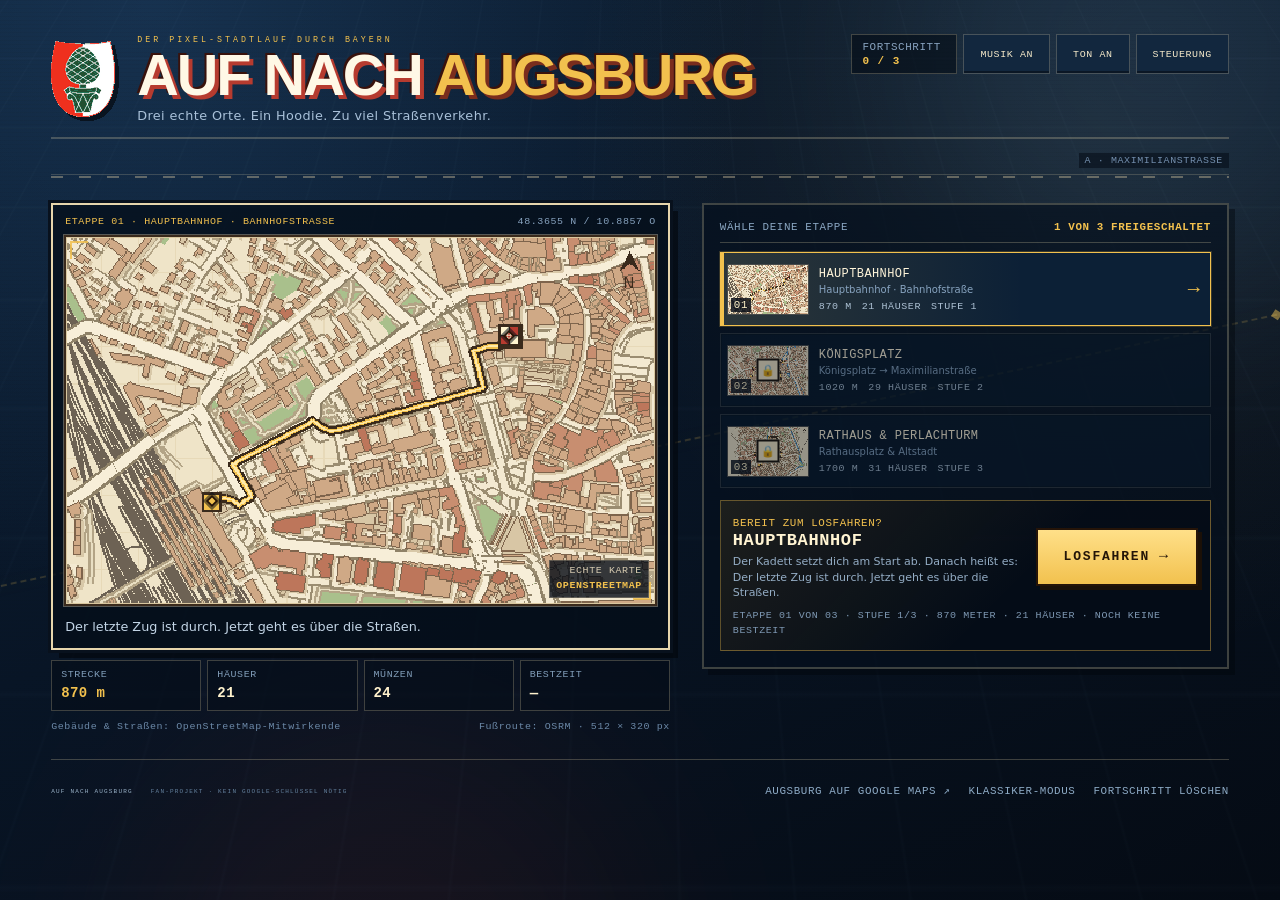
<file: aufnachaugsburg/index.html>
<!DOCTYPE html>
<html lang="de">
  <head>
    <meta charset="utf-8">
    <title>Auf nach Augsburg — Der Pixel-Stadtlauf</title>
    <meta name="description" content="Ein handgebauter Pixel-Stadtlauf durch die echten Straßen von Augsburg: Hauptbahnhof, Königsplatz, Rathaus und Perlachturm. Drei aktive Etappen, echte OpenStreetMap-Karten, ein Hoodie, Straßenbahnen, Taxis, Busse und ein gelbes Auto.">
    <meta name="viewport" content="width=device-width, initial-scale=1, maximum-scale=1, minimum-scale=1, user-scalable=no, viewport-fit=cover, interactive-widget=resizes-content">
    <meta name="mobile-web-app-capable" content="yes">
    <meta name="apple-mobile-web-app-capable" content="yes">
    <meta name="apple-mobile-web-app-status-bar-style" content="black-translucent">
    <meta name="format-detection" content="telephone=no">
    <meta name="theme-color" content="#08111f">
    <link rel="icon" href="sprites/crest.png" type="image/png">
    <link rel="stylesheet" href="css/runner.css">
  </head>
  <body>
    <div id="load-error" class="load-error hidden" role="alert">
      <strong>SPIELDATEN NICHT GELADEN</strong>
      <span>Bitte die Seite über <code>index.html</code> im Projektordner oder über einen lokalen Server öffnen.</span>
    </div>
    <main id="app">
      <!-- ============================================================ -->
      <!-- ETAPPENAUSWAHL                                               -->
      <!-- ============================================================ -->
      <section id="browser" class="browser" aria-label="Etappenauswahl: Auf nach Augsburg">
        <div class="browser-bg" aria-hidden="true">
          <span class="bg-grid"></span>
          <span class="bg-route"></span>
          <span class="bg-glow bg-glow-a"></span>
          <span class="bg-glow bg-glow-b"></span>
        </div>

        <div class="browser-inner">
          <header class="masthead">
            <div class="brandline">
              <img class="crest" src="sprites/crest.png" width="64" height="76" alt="">
              <div class="brand-copy">
                <p class="kicker">DER PIXEL-STADTLAUF DURCH BAYERN</p>
                <h1>AUF NACH <span>AUGSBURG</span></h1>
                <p class="brand-tagline">Drei echte Orte. Ein Hoodie. Zu viel Straßenverkehr.</p>
              </div>
            </div>
            <div class="mast-actions">
              <div class="progress-chip">
                <span>FORTSCHRITT</span>
                <b id="progress-count">0 / 3</b>
              </div>
              <button type="button" class="chip-btn" id="browser-music" aria-pressed="true">MUSIK AN</button>
              <button type="button" class="chip-btn" id="browser-sound" aria-pressed="false">TON AN</button>
              <button type="button" class="chip-btn" id="help-open">STEUERUNG</button>
            </div>
          </header>

          <div class="street" aria-hidden="true">
            <span class="street-rail"></span>
            <span class="street-dashes"></span>
            <span class="street-car"><img src="sprites/car.png" width="72" height="32" alt=""></span>
            <span class="street-sign">A · MAXIMILIANSTRASSE</span>
          </div>

          <div class="browser-grid">
            <section class="map-panel" aria-label="Karte der gewählten Etappe">
              <div class="map-frame">
                <div class="map-head">
                  <span id="selected-kicker">ETAPPE 01 · ANKUNFT</span>
                  <span id="selected-coords">48.3655 N / 10.8857 O</span>
                </div>
                <div class="map-image-wrap">
                  <img id="selected-map" src="assets/maps/hbf.png" width="512" height="320" alt="Pixelierte OpenStreetMap-Karte von Augsburg rund um den Hauptbahnhof">
                  <span class="map-corner map-corner-tl" aria-hidden="true"></span>
                  <span class="map-corner map-corner-br" aria-hidden="true"></span>
                  <span class="map-watermark">ECHTE KARTE<br><b>OPENSTREETMAP</b></span>
                  <span class="map-scan" aria-hidden="true"></span>
                  <span class="map-pin map-pin-start" id="map-pin-start" aria-hidden="true"></span>
                  <span class="map-pin map-pin-finish" id="map-pin-finish" aria-hidden="true"></span>
                </div>
                <p class="map-tagline" id="selected-tagline">Der letzte Zug ist durch. Jetzt geht es über die Straßen.</p>
              </div>

              <div class="selected-stats">
                <div class="mini-stat">
                  <span>STRECKE</span>
                  <b id="selected-distance">870 m</b>
                </div>
                <div class="mini-stat">
                  <span>HÄUSER</span>
                  <b id="selected-roofs">24</b>
                </div>
                <div class="mini-stat">
                  <span>MÜNZEN</span>
                  <b id="selected-nuts">24</b>
                </div>
                <div class="mini-stat">
                  <span>BESTZEIT</span>
                  <b id="selected-best">—</b>
                </div>
              </div>

              <div class="map-source">
                <span>Gebäude &amp; Straßen: OpenStreetMap-Mitwirkende</span>
                <span>Fußroute: OSRM · 512 × 320 px</span>
              </div>
            </section>

            <section class="levels-panel" aria-label="Etappen">
              <div class="levels-head">
                <span>WÄHLE DEINE ETAPPE</span>
                <b id="unlock-label">1 FREIGESCHALTET</b>
              </div>
              <div class="level-list" id="level-list" role="group" aria-label="Etappen"></div>

              <div class="start-panel">
                <div class="start-copy">
                  <span class="eyebrow">BEREIT ZUM LOSFAHREN?</span>
                  <strong id="start-title">HAUPTBAHNHOF</strong>
                  <p id="start-hint">Der Kadett wartet. Klick auf "Losfahren" und lauf durch die echten Straßen.</p>
                </div>
                <button type="button" class="btn-primary" id="start-level">
                  <span>LOSFAHREN</span>
                  <i aria-hidden="true">→</i>
                </button>
                <p class="start-caveat" id="start-caveat">Etappe 1 ist freigeschaltet.</p>
                <button type="button" class="btn-ghost btn-small hidden" id="endless-start">ENDLOS-MODUS</button>
              </div>
            </section>
          </div>

          <footer class="site-footer">
            <div>
              <span>AUF NACH AUGSBURG</span>
              <span>FAN-PROJEKT · KEIN GOOGLE-SCHLÜSSEL NÖTIG</span>
            </div>
            <div class="footer-links">
              <a id="footer-gmaps" href="https://www.google.com/maps/place/Augsburg" target="_blank" rel="noopener">AUGSBURG AUF GOOGLE MAPS ↗</a>
              <a href="classic.html">KLASSIKER-MODUS</a>
              <button type="button" id="reset-progress">FORTSCHRITT LÖSCHEN</button>
            </div>
          </footer>
        </div>
      </section>

      <!-- ============================================================ -->
      <!-- SPIELANSICHT                                                 -->
      <!-- ============================================================ -->
      <section id="play" class="play hidden" aria-label="Auf nach Augsburg — Spiel">
        <div class="play-shell">
          <div id="stage" class="stage">
            <canvas id="game-canvas" width="480" height="270" aria-label="Pixel-Stadtlauf durch Augsburg"></canvas>
            <div class="stage-scanlines" aria-hidden="true"></div>
            <div class="stage-vignette" aria-hidden="true"></div>

            <header id="hud" class="hud hidden">
              <div class="hud-coins" aria-label="Münzen">
                <i class="coin-dot" aria-hidden="true"></i>
                <b><i id="hud-nuts">0</i><em id="hud-nuts-total">/24</em></b>
                <span id="hud-levelnum" class="hud-level-info">ETAPPE 01</span>
                <strong id="hud-levelname" class="hud-level-info">HAUPTBAHNHOF</strong>
                <em id="hud-subtitle" class="hud-level-info">Ankunft in Augsburg</em>
                <em id="hud-mode" class="hud-level-info">DAUERLAUF</em>
              </div>
              <div class="hud-goal">
                <div class="hud-distance"><b id="hud-meters">870</b><span>M ZUM ZIEL</span></div>
                <div class="route-track" aria-hidden="true">
                  <span class="route-fill" id="route-fill"></span>
                  <span class="route-boy" id="route-boy"></span>
                </div>
                <span id="hud-route-start" class="hud-level-info">START</span>
              </div>
              <div class="hud-side">
                <div class="hud-stat hud-heart-stat">
                  <i id="hud-heart" aria-label="1 Leben">♥</i>
                </div>
                <div class="hud-stat hud-time">
                  <b id="hud-time">0:00.0</b>
                </div>
                <div class="hud-buttons">
                  <button type="button" id="hud-map" title="Karte (M)" aria-label="Karte">▦</button>
                  <button type="button" id="hud-pause" title="Pause (P)" aria-label="Pause">☰</button>
                </div>
              </div>
            </header>

            <aside id="minimap-panel" class="minimap-panel hidden" aria-label="Lagekarte">
              <div class="minimap-head"><span>LAGEKARTE</span><b id="minimap-place">HBF</b></div>
              <div class="minimap-frame">
                <img id="minimap-img" src="assets/maps/hbf.png" width="512" height="320" alt="">
                <i class="minimap-dot" id="minimap-dot"></i>
              </div>
              <div class="minimap-foot"><span><i></i>DU BIST HIER</span><button type="button" id="minimap-open">GROSS</button></div>
            </aside>

            <div id="cinematic" class="cinematic hidden">
              <div class="cinematic-card">
                <span id="cinematic-kicker">ETAPPE 01 · ANKUNFT</span>
                <h2 id="cinematic-name">HAUPTBAHNHOF</h2>
                <p id="cinematic-tagline">Der letzte Zug ist durch.</p>
              </div>
              <span class="cinematic-skip">KLICKEN ZUM ÜBERSPRINGEN</span>
            </div>

            <div id="toast" class="toast hidden" role="status" aria-live="polite"></div>
            <div id="click-hint" class="click-hint hidden">KLICKEN = DAUERLAUF <span>·</span> AUTO-SPRUNG</div>

          </div>

          <div id="touch-controls" class="touch-controls" aria-label="Touch-Steuerung">
            <div class="touch-dpad">
              <button type="button" data-touch="left" aria-label="Links laufen">◀</button>
              <button type="button" data-touch="down" class="touch-crouch" aria-label="Ducken">▼</button>
              <button type="button" data-touch="right" aria-label="Rechts laufen">▶</button>
            </div>
            <button type="button" data-touch="jump" class="touch-jump" aria-label="Springen">JUMP</button>
          </div>

          <div class="playbar">
            <div class="key-guide" aria-label="Tastatursteuerung">
              <span class="key">A</span><span class="key">D</span><em>laufen</em>
              <span class="key">W</span><span class="key">SPACE</span><em>springen</em>
              <span class="key">SHIFT</span><em>rennen</em>
            </div>
            <p class="playbar-note">Klick = Dauerlauf</p>
            <button type="button" class="btn-ghost btn-small" id="back-browser">ETAPPEN</button>
          </div>
        </div>
      </section>

      <!-- ============================================================ -->
      <!-- MODALS                                                       -->
      <!-- ============================================================ -->
      <div id="pause-modal" class="modal hidden" role="dialog" aria-modal="true" aria-labelledby="pause-title">
        <div class="dialog dialog-small">
          <p class="eyebrow">PAUSE</p>
          <h2 id="pause-title">AUF NACH<br><span>AUGSBURG</span></h2>
          <p class="dialog-copy" id="pause-copy">Hauptbahnhof · 870 Meter bis zum Ziel</p>
          <div class="pause-actions">
            <button type="button" class="btn-primary" id="resume-btn">WEITERLAUFEN</button>
            <button type="button" class="btn-ghost" id="pause-map-btn">KARTE ANSEHEN</button>
            <button type="button" class="btn-ghost" id="restart-btn">NEUSTART</button>
            <button type="button" class="btn-ghost" id="pause-browser-btn">ETAPPEN</button>
          </div>
          <div class="audio-toggles">
            <button type="button" class="link-btn" id="pause-music">MUSIK AN</button>
            <button type="button" class="link-btn" id="pause-sound">TON AN</button>
          </div>
          <p class="micro">P oder Esc setzt das Spiel fort. Soundtrack und Effekte werden im Browser erzeugt.</p>
        </div>
      </div>

      <div id="win-modal" class="modal hidden" role="dialog" aria-modal="true" aria-labelledby="win-title">
        <div class="dialog dialog-win">
          <p class="eyebrow" id="win-kicker">ETAPPE 01 ABGESCHLOSSEN</p>
          <h2 id="win-title">HAUPTBAHNHOF<br><span>GESCHAFFT!</span></h2>
          <p class="dialog-copy" id="win-copy">Der Kadett holt dich ab. Auf zur nächsten Straße.</p>
          <div class="win-stats">
            <div><span>ZEIT</span><b id="win-time">0:00.0</b></div>
            <div><span>MÜNZEN</span><b id="win-nuts">0 / 24</b></div>
            <div><span>STRECKE</span><b id="win-distance">870 m</b></div>
          </div>
          <div class="win-rating">
            <b class="win-stars" id="win-stars" aria-label="0 von 3 Sternen">☆☆☆</b>
            <span id="win-target">ZIELZEIT —</span>
          </div>
          <p class="best-line" id="win-best"></p>
          <div class="unlock-banner hidden" id="unlock-banner">ETAPPE 02 FREIGESCHALTET</div>
          <div class="win-actions">
            <button type="button" class="btn-primary" id="win-next">WEITER: KÖNIGSPLATZ →</button>
            <button type="button" class="btn-ghost" id="win-restart">NOCHMAL</button>
            <button type="button" class="btn-ghost" id="win-browser">ETAPPEN</button>
          </div>
        </div>
      </div>

      <div id="map-modal" class="modal hidden" role="dialog" aria-modal="true" aria-labelledby="map-title">
        <div class="dialog map-dialog">
          <div class="dialog-head">
            <div>
              <p class="eyebrow">ECHTE KARTE · VERPIXELT</p>
              <h2 id="map-title">STADTPLAN AUGSBURG</h2>
            </div>
            <button type="button" class="icon-btn" id="map-close" aria-label="Karte schließen">X</button>
          </div>
          <div class="big-map-wrap">
            <img id="big-map-img" src="assets/maps/hbf.png" width="512" height="320" alt="Pixelierte Karte von Augsburg">
            <i class="big-map-dot" id="big-map-dot"></i>
            <span class="big-map-you">DU BIST HIER</span>
          </div>
          <div class="map-modal-stats">
            <div><span>ETAPPE</span><b id="map-modal-level">01 · HAUPTBAHNHOF</b></div>
            <div><span>NOCH</span><b id="map-modal-distance">870 m</b></div>
            <div><span>FORTSCHRITT</span><b id="map-modal-progress">0 %</b></div>
          </div>
          <p class="map-credit">Echte Gebäude, Straßen und Wege aus OpenStreetMap. Die Fußroute kommt von OSRM. Jedes Level ist aus den echten Gebäudeumrissen entlang der Route gebaut.</p>
          <div class="map-modal-actions">
            <a class="btn-ghost btn-small" id="map-google" href="https://www.google.com/maps/place/Augsburg" target="_blank" rel="noopener">IN GOOGLE MAPS ÖFFNEN ↗</a>
            <button type="button" class="btn-primary btn-small" id="map-resume">WEITERLAUFEN</button>
          </div>
        </div>
      </div>

      <div id="help-modal" class="modal hidden" role="dialog" aria-modal="true" aria-labelledby="help-title">
        <div class="dialog help-dialog">
          <div class="dialog-head">
            <div>
              <p class="eyebrow">SO LÄUFT'S</p>
              <h2 id="help-title">STEUERUNG &amp; ZIEL</h2>
            </div>
            <button type="button" class="icon-btn" id="help-close" aria-label="Hilfe schließen">X</button>
          </div>
          <div class="help-grid">
            <div class="help-block">
              <h3>LAUFEN</h3>
              <p><span class="key">A</span><span class="key">D</span> oder <span class="key">←</span><span class="key">→</span></p>
              <p>Der Junge läuft auf dem Gehweg. Rechts daneben fahren die Straßenbahn auf ihren Gleisen und der Autoverkehr auf der Straße. Mit <b>Shift</b> rennst du schneller, <b>S</b>/<b>↓</b> duckt dich am Boden, <b>A</b>/<b>D</b> übernimmt sofort wieder die Steuerung.</p>
            </div>
            <div class="help-block">
              <h3>SPRINGEN</h3>
              <p><span class="key">W</span><span class="key">SPACE</span></p>
              <p>Kurz gedrückt = kleiner Hüpfer. Lange gedrückt = weiter Sprung. Bei einem Sturz bringt dich die letzte sichere Straßenecke zurück. Autos, Busse und Straßenbahnen fahren auf der Fahrbahn durch. Auf dem Gehweg sind Fahrräder, E-Scooter, Fußgänger und Tauben deine Hindernisse.</p>
            </div>
            <div class="help-block">
              <h3>DAS ZIEL</h3>
              <p>Der Meterzähler zeigt die echte Fußweg-Distanz bis zur Ziellinie. Sammle Münzen und schließe die drei Straßenetappen ab. Weitere Etappen bleiben in den Daten erhalten und können später wieder aktiviert werden. Mit jeder Etappe wird es voller: mehr Fahrräder, E-Scooter, Fußgänger und Tauben.</p>
            </div>
            <div class="help-block">
              <h3>DIE KARTE</h3>
              <p>Jede Etappe basiert auf echten OpenStreetMap-Gebäuden in Augsburg. <b>M</b> öffnet die große Karte, <b>P</b> pausiert.</p>
            </div>
          </div>
          <div class="help-actions">
            <button type="button" class="btn-primary" id="help-ok">ALLES KLAR</button>
            <button type="button" class="btn-ghost" id="help-reset">FORTSCHRITT LÖSCHEN</button>
          </div>
          <p class="micro">Chiptune-Soundtrack und kurze NES-Sounds werden komplett im Browser erzeugt. Dein Fortschritt bleibt lokal.</p>
        </div>
      </div>
    </main>

    <script>
      (function () {
        "use strict";
        var reported = false;
        function report() {
          if (reported) {
            return;
          }
          reported = true;
          var banner = document.getElementById("load-error");
          if (banner) {
            banner.classList.remove("hidden");
          }
        }
        window.addEventListener("error", function (event) {
          if (event.target && event.target.tagName === "SCRIPT") {
            report();
          } else if (event.message) {
            // Laufzeitfehler im Spiel: sonst bliebe eine stumme, kaputte
            // Etappenauswahl zurück.
            report();
          }
        }, true);
        window.addEventListener("unhandledrejection", function () {
          report();
        });
        window.setTimeout(function () {
          if (!window.AUGSBURG_LEVELS || !window.AUGSBURG_LEVELS.length) {
            report();
          }
        }, 1200);
      })();
    </script>
    <script src="js/runner/data/levels.js"></script>
    <script src="js/runner/street.js"></script>
    <script src="js/runner/audio.js"></script>
    <script src="js/runner/store.js"></script>
    <script src="js/runner/browser.js"></script>
    <script src="js/runner/game.js"></script>
  </body>
</html>
</file>
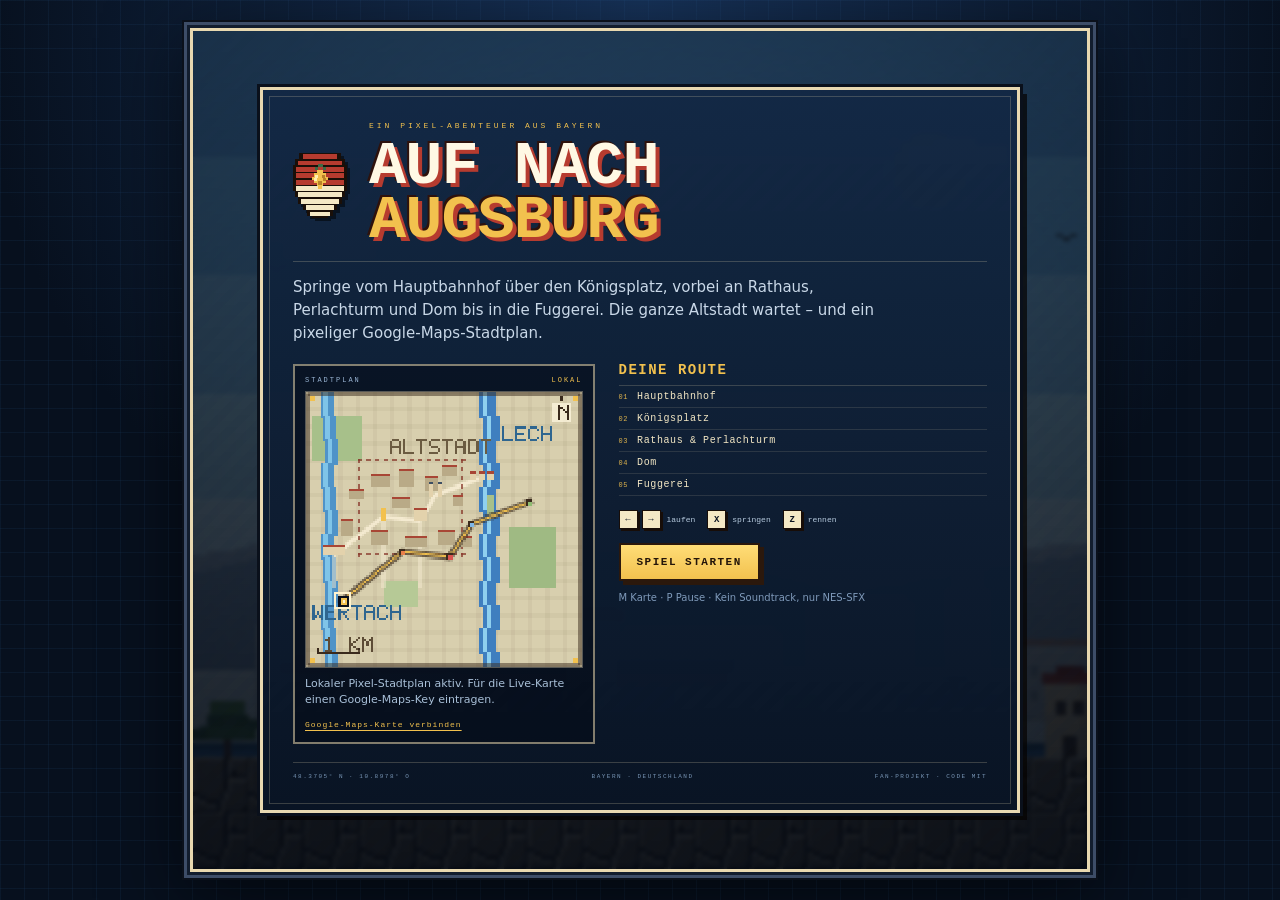
<file: aufnachaugsburg/classic.html>
﻿<!DOCTYPE html>
<html lang="de">
  <head>
    <meta charset="utf-8">
    <title>Auf nach Augsburg — Pixel-Abenteuer aus Bayern</title>
    <meta name="description" content="Ein pixeliges Jump-'n'-Run durch Augsburg: Hauptbahnhof, Königsplatz, Rathaus, Dom und Fuggerei. Mit pixeliertem Google-Maps-Stadtplan.">
    <meta name="viewport" content="width=device-width, initial-scale=1, viewport-fit=cover">
    <link rel="icon" href="data:image/svg+xml,%3Csvg xmlns='http://www.w3.org/2000/svg' viewBox='0 0 16 16' shape-rendering='crispEdges'%3E%3Crect width='16' height='16' fill='%230a1220'/%3E%3Cpath d='M3 2h10v7l-5 5-5-5z' fill='%23b63b2f'/%3E%3Cpath d='M3 9h10l-5 5z' fill='%23f4e8c5'/%3E%3Cpath d='M7 4h2v4H7zM6 5h1v2H6zM9 5h1v2H9z' fill='%23f2c14e'/%3E%3C/svg%3E">
    <link rel="stylesheet" href="css/game.css">
  </head>
  <body>
    <main id="game-shell" aria-label="Auf nach Augsburg">
      <div id="game-viewport">
        <div id="hud" class="hidden" aria-live="polite">
          <div class="hud-brand">
            <span class="hud-kicker">AUF NACH</span>
            <strong>AUGSBURG</strong>
            <span class="hud-bavaria">BAYERN</span>
          </div>
          <div class="hud-stats">
            <div class="stat"><span>MÜNZEN</span><b id="hud-coins">0</b></div>
            <div class="stat"><span>ROUTE</span><b id="hud-progress">0%</b></div>
            <div class="stat stat-time"><span>ZEIT</span><b id="hud-time">0:00</b></div>
            <div class="stat stat-place"><span>ORT</span><b id="hud-landmark">HAUPTBAHNHOF</b></div>
          </div>
          <div class="hud-actions">
            <button type="button" id="map-btn" title="Stadtplan (M)">KARTE</button>
            <button type="button" id="sound-btn" title="Sound an/aus">TON AN</button>
            <button type="button" id="pause-btn" title="Pause (P)">II</button>
          </div>
        </div>

        <div id="minimap-wrap" class="hidden" aria-hidden="true">
          <div class="minimap-label"><span>STADTPLAN</span><b id="minimap-place">AUGSBURG</b></div>
          <canvas id="minimap" width="64" height="64"></canvas>
          <div class="minimap-route"><i id="minimap-dot"></i></div>
        </div>

        <div class="scanlines" aria-hidden="true"></div>

        <section id="start-screen" class="overlay">
          <div class="poster">
            <header class="poster-head">
              <canvas id="crest" width="34" height="42" aria-hidden="true"></canvas>
              <div>
                <p class="eyebrow">EIN PIXEL-ABENTEUER AUS BAYERN</p>
                <h1>AUF NACH<br><span>AUGSBURG</span></h1>
              </div>
            </header>

            <p class="lede">Springe vom Hauptbahnhof über den Königsplatz, vorbei an Rathaus, Perlachturm und Dom bis in die Fuggerei. Die ganze Altstadt wartet – und ein pixeliger Google-Maps-Stadtplan.</p>

            <div class="poster-grid">
              <div class="map-card">
                <div class="map-card-head"><span>STADTPLAN</span><span id="map-source">LOKAL</span></div>
                <canvas id="start-map" width="128" height="128" aria-label="Pixelierter Stadtplan von Augsburg"></canvas>
                <p id="map-status" class="map-status">Lokaler Pixel-Stadtplan aktiv.</p>
                <button id="maps-toggle" class="link-btn" type="button">Google-Maps-Karte verbinden</button>
              </div>

              <div class="mission-card">
                <h2>DEINE ROUTE</h2>
                <ol class="route-list">
                  <li><span>01</span> Hauptbahnhof</li>
                  <li><span>02</span> Königsplatz</li>
                  <li><span>03</span> Rathaus &amp; Perlachturm</li>
                  <li><span>04</span> Dom</li>
                  <li><span>05</span> Fuggerei</li>
                </ol>
                <div class="key-row">
                  <span class="key">←</span><span class="key">→</span><em>laufen</em>
                  <span class="key">X</span><em>springen</em>
                  <span class="key">Z</span><em>rennen</em>
                </div>
                <button id="start-btn" class="btn" type="button">SPIEL STARTEN</button>
                <p class="micro">M Karte · P Pause · Kein Soundtrack, nur NES-SFX</p>
              </div>
            </div>

            <footer class="poster-foot">
              <span>48.3705° N · 10.8978° O</span>
              <span>BAYERN · DEUTSCHLAND</span>
              <span>FAN-PROJEKT · CODE MIT</span>
            </footer>
          </div>
        </section>

        <section id="pause-screen" class="overlay hidden">
          <div class="dialog dialog-small">
            <p class="eyebrow">PAUSE</p>
            <h2>AUF NACH<br>AUGSBURG</h2>
            <p id="pause-place" class="dialog-copy">Hauptbahnhof</p>
            <div class="dialog-actions">
              <button id="resume-btn" class="btn" type="button">WEITER</button>
              <button id="pause-map-btn" class="btn btn-ghost" type="button">STADTPLAN</button>
              <button id="restart-btn" class="btn btn-ghost" type="button">NEU STARTEN</button>
            </div>
          </div>
        </section>

        <section id="win-screen" class="overlay hidden">
          <div class="dialog dialog-win">
            <p class="eyebrow">GESCHAFFT</p>
            <h2>AUGSBURG<br><span>ERREICHT!</span></h2>
            <p class="dialog-copy">Vom Hauptbahnhof bis zur Fuggerei – die ganze Altstadt liegt hinter dir.</p>
            <div class="result-stats">
              <div><span>MÜNZEN</span><b id="win-coins">0</b></div>
              <div><span>ZEIT</span><b id="win-time">0:00</b></div>
              <div><span>ROUTE</span><b>100%</b></div>
            </div>
            <button id="win-restart" class="btn" type="button">NOCHMAL</button>
          </div>
        </section>

        <section id="map-modal" class="overlay hidden" aria-label="Stadtplan">
          <div class="dialog map-dialog">
            <div class="dialog-head">
              <div>
                <p class="eyebrow">GOOGLE MAPS · PIXELIERT</p>
                <h2>STADTPLAN AUGSBURG</h2>
              </div>
              <button id="map-close" class="icon-btn" type="button" aria-label="Schließen">X</button>
            </div>
            <div class="map-large">
              <canvas id="modal-map" width="128" height="128" aria-label="Pixelierter Stadtplan von Augsburg"></canvas>
            </div>
            <p id="modal-status" class="map-status">Lokaler Pixel-Stadtplan aktiv.</p>
            <div class="map-legend">
              <span><i class="dot dot-hbf"></i> Hauptbahnhof</span>
              <span><i class="dot dot-koenig"></i> Königsplatz</span>
              <span><i class="dot dot-rathaus"></i> Rathaus</span>
              <span><i class="dot dot-dom"></i> Dom</span>
              <span><i class="dot dot-fuggerei"></i> Fuggerei</span>
            </div>
            <form id="maps-form" class="maps-form">
              <label for="maps-key">Google Maps API Key <span>(Static Maps API)</span></label>
              <div class="maps-input-row">
                <input id="maps-key" type="password" autocomplete="off" spellcheck="false" placeholder="AIza...">
                <button class="btn btn-small" type="submit">LADEN</button>
                <button class="btn btn-small btn-ghost" type="button" id="maps-clear">LÖSCHEN</button>
              </div>
              <p class="micro">Der Key bleibt nur in deinem Browser. Am besten auf diese Domain beschränken und die Maps Static API im Google-Cloud-Projekt aktivieren.</p>
            </form>
            <div class="dialog-actions">
              <button id="modal-start-btn" class="btn" type="button">WEITER SPIELEN</button>
              <button id="modal-new-btn" class="btn btn-ghost" type="button">NEU STARTEN</button>
            </div>
          </div>
        </section>
      </div>

      <div id="touch-controls" aria-hidden="true">
        <div class="touch-left">
          <button type="button" data-key="LEFT" aria-label="Links">◀</button>
          <button type="button" data-key="RIGHT" aria-label="Rechts">▶</button>
        </div>
        <div class="touch-right">
          <button type="button" data-key="RUN" aria-label="Rennen">Z</button>
          <button type="button" data-key="JUMP" aria-label="Springen">X</button>
        </div>
      </div>
    </main>

    <script type="text/javascript" src="js/util.js"></script>
    <script type="text/javascript" src="js/input.js"></script>
    <script type="text/javascript" src="js/resources.js"></script>
    <script type="text/javascript" src="js/sprite.js"></script>
    <script type="text/javascript" src="js/entity.js"></script>
    <script type="text/javascript" src="js/pipe.js"></script>
    <script type="text/javascript" src="js/mushroom.js"></script>
    <script type="text/javascript" src="js/fireflower.js"></script>
    <script type="text/javascript" src="js/star.js"></script>
    <script type="text/javascript" src="js/fireball.js"></script>
    <script type="text/javascript" src="js/coin.js"></script>
    <script type="text/javascript" src="js/bcoin.js"></script>
    <script type="text/javascript" src="js/goomba.js"></script>
    <script type="text/javascript" src="js/koopa.js"></script>
    <script type="text/javascript" src="js/floor.js"></script>
    <script type="text/javascript" src="js/block.js"></script>
    <script type="text/javascript" src="js/rubble.js"></script>
    <script type="text/javascript" src="js/prop.js"></script>
    <script type="text/javascript" src="js/player.js"></script>
    <script type="text/javascript" src="js/flag.js"></script>
    <script type="text/javascript" src="js/levels/level.js"></script>
    <script type="text/javascript" src="js/levels/11.js"></script>
    <script type="text/javascript" src="js/levels/11tunnel.js"></script>
    <script type="text/javascript" src="js/augsburg.js"></script>
    <script type="text/javascript" src="js/game.js"></script>
  </body>
</html>
</file>
<file: aufnachaugsburg/css/runner.css>
:root {
  --ink: #07101d;
  --ink-2: #0c1a2b;
  --ink-3: #13263d;
  --panel: rgba(9, 23, 40, 0.88);
  --panel-solid: #0d2035;
  --paper: #f5e9c9;
  --paper-dim: #d9c8a2;
  --gold: #f2c14e;
  --gold-bright: #ffdc78;
  --gold-deep: #a87724;
  --red: #b63b2f;
  --red-bright: #db5a45;
  --blue: #3f7fc1;
  --blue-soft: #8ebde4;
  --green: #5f9660;
  --line: #e6d5ac;
  --line-soft: rgba(230, 213, 172, 0.25);
  --shadow: #050a12;
  --font-pixel: "Lucida Console", "Courier New", Consolas, monospace;
  --font-ui: "Segoe UI", system-ui, -apple-system, sans-serif;
  --font-display: "Arial Black", "Segoe UI Black", Impact, sans-serif;
}

* {
  box-sizing: border-box;
}

html {
  min-height: 100%;
  background: #050b14;
  overscroll-behavior: none;
  touch-action: pan-y;
  -webkit-text-size-adjust: 100%;
  text-size-adjust: 100%;
}

body {
  margin: 0;
  min-height: 100%;
  color: var(--paper);
  font-family: var(--font-pixel);
  background: #050b14;
  overflow-x: hidden;
  overscroll-behavior: none;
  -webkit-user-select: none;
  user-select: none;
  -webkit-touch-callout: none;
  -webkit-tap-highlight-color: transparent;
}

body.in-game {
  overflow: hidden;
  overscroll-behavior: none;
}

input,
textarea {
  -webkit-user-select: text;
  user-select: text;
}

img,
canvas {
  -webkit-user-drag: none;
  user-select: none;
}

button,
input {
  font: inherit;
}

button {
  cursor: pointer;
  -webkit-tap-highlight-color: transparent;
}

a {
  color: inherit;
}

.hidden {
  display: none !important;
}

.load-error {
  position: fixed;
  z-index: 200;
  top: 10px;
  left: 50%;
  display: flex;
  flex-direction: column;
  gap: 4px;
  width: min(560px, calc(100vw - 24px));
  padding: 12px 14px;
  color: #241508;
  background: #ffd76e;
  border: 2px solid #251408;
  box-shadow: 4px 4px 0 #1b1007;
  transform: translateX(-50%);
  font-family: var(--font-ui);
  font-size: 11px;
  line-height: 1.35;
}

.load-error strong {
  font-family: var(--font-pixel);
  font-size: 7px;
  letter-spacing: 1px;
}

::selection {
  color: var(--ink);
  background: var(--gold);
}

:focus-visible {
  outline: 2px solid var(--gold-bright);
  outline-offset: 3px;
}

/* ================================================================== */
/* Browser backdrop                                                    */
/* ================================================================== */

.browser {
  position: relative;
  min-height: 100svh;
  padding: clamp(16px, 3vw, 34px) clamp(14px, 4vw, 52px) 28px;
  overflow: hidden;
  background:
    radial-gradient(circle at 12% 0%, rgba(63, 127, 193, 0.2), transparent 42%),
    radial-gradient(circle at 86% 14%, rgba(242, 193, 78, 0.08), transparent 40%),
    linear-gradient(155deg, #0d2035 0%, #081526 46%, #050b14 100%);
}

.browser-bg {
  position: absolute;
  inset: 0;
  pointer-events: none;
  overflow: hidden;
}

.bg-grid {
  position: absolute;
  inset: -20%;
  opacity: 0.5;
  background-image:
    linear-gradient(rgba(142, 189, 228, 0.055) 1px, transparent 1px),
    linear-gradient(90deg, rgba(142, 189, 228, 0.055) 1px, transparent 1px);
  background-size: 48px 48px;
  transform: perspective(600px) rotateX(38deg) translateY(-16%);
  transform-origin: center top;
  mask-image: linear-gradient(to bottom, black 0%, rgba(0, 0, 0, 0.5) 60%, transparent 100%);
}

.bg-route {
  position: absolute;
  top: 49%;
  left: -12%;
  width: 130%;
  height: 2px;
  border-top: 2px dashed rgba(242, 193, 78, 0.18);
  transform: rotate(-12deg);
  box-shadow: 0 0 18px rgba(242, 193, 78, 0.08);
}

.bg-route::before,
.bg-route::after {
  content: "";
  position: absolute;
  width: 8px;
  height: 8px;
  background: var(--gold);
  opacity: 0.5;
  transform: translateY(-5px) rotate(45deg);
}

.bg-route::before {
  left: 18%;
}

.bg-route::after {
  right: 13%;
}

.bg-glow {
  position: absolute;
  width: 40vw;
  height: 40vw;
  border-radius: 50%;
  filter: blur(100px);
  opacity: 0.16;
}

.bg-glow-a {
  top: -16vw;
  right: -10vw;
  background: var(--blue);
}

.bg-glow-b {
  bottom: -25vw;
  left: 10vw;
  background: var(--red);
  opacity: 0.09;
}

.browser::after {
  content: "";
  position: absolute;
  inset: 0;
  pointer-events: none;
  background: repeating-linear-gradient(
    to bottom,
    rgba(0, 0, 0, 0.11) 0,
    rgba(0, 0, 0, 0.11) 1px,
    transparent 1px,
    transparent 4px
  );
  opacity: 0.35;
  mix-blend-mode: multiply;
}

.browser-inner {
  position: relative;
  z-index: 2;
  width: min(1280px, 100%);
  margin: 0 auto;
}

/* ================================================================== */
/* Masthead                                                           */
/* ================================================================== */

.masthead {
  display: flex;
  justify-content: space-between;
  align-items: flex-start;
  gap: 24px;
  padding-bottom: 14px;
  border-bottom: 2px solid var(--line-soft);
}

.brandline {
  display: flex;
  align-items: center;
  gap: clamp(12px, 1.8vw, 22px);
  min-width: 0;
}

.crest {
  flex: 0 0 auto;
  width: clamp(40px, 5vw, 64px);
  height: auto;
  image-rendering: pixelated;
  filter: drop-shadow(4px 4px 0 rgba(0, 0, 0, 0.55));
}

.kicker {
  margin: 0 0 5px;
  color: var(--gold);
  font-size: clamp(7px, 0.65vw, 9px);
  letter-spacing: 3px;
  line-height: 1.4;
}

.brand-copy h1 {
  margin: 0;
  color: #fff8e6;
  font-family: var(--font-display);
  font-size: clamp(30px, 4.5vw, 58px);
  font-weight: 900;
  line-height: 0.86;
  letter-spacing: -2px;
  text-shadow:
    4px 4px 0 var(--red),
    -2px -2px 0 #39120c;
}

.brand-copy h1 span {
  color: var(--gold);
  text-shadow:
    4px 4px 0 #7a2d1d,
    -2px -2px 0 #39120c;
}

.brand-tagline {
  margin: 8px 0 0;
  color: #a9c1d9;
  font-family: var(--font-ui);
  font-size: clamp(11px, 1vw, 14px);
  letter-spacing: 0.4px;
}

.mast-actions {
  display: flex;
  align-items: stretch;
  flex-wrap: wrap;
  justify-content: flex-end;
  gap: 6px;
  flex: 0 0 auto;
}

.progress-chip {
  display: flex;
  flex-direction: column;
  justify-content: center;
  min-width: 106px;
  padding: 6px 10px;
  border: 1px solid var(--line-soft);
  background: rgba(3, 10, 19, 0.55);
}

.progress-chip span {
  color: #88a3bf;
  font-size: 6px;
  letter-spacing: 1.6px;
}

.progress-chip b {
  margin-top: 2px;
  color: var(--gold);
  font-size: 11px;
  letter-spacing: 1px;
}

.chip-btn {
  padding: 8px 10px;
  color: var(--paper);
  background: #12273e;
  border: 1px solid var(--line-soft);
  box-shadow: inset 0 -2px 0 rgba(0, 0, 0, 0.4);
  font-size: 7px;
  letter-spacing: 1.3px;
  transition: background 0.12s ease, color 0.12s ease, border-color 0.12s ease;
}

.chip-btn:hover {
  color: var(--ink);
  background: var(--gold);
  border-color: var(--gold);
}

/* ================================================================== */
/* Street strip with the little car                                   */
/* ================================================================== */

.street {
  position: relative;
  height: 42px;
  margin: 0 0 22px;
  overflow: hidden;
}

.street-rail {
  position: absolute;
  right: 0;
  bottom: 6px;
  left: 0;
  height: 1px;
  background: rgba(230, 213, 172, 0.2);
}

.street-dashes {
  position: absolute;
  right: 0;
  bottom: 3px;
  left: 0;
  height: 2px;
  opacity: 0.4;
  background: repeating-linear-gradient(90deg, var(--paper-dim) 0 12px, transparent 12px 28px);
}

.street-car {
  position: absolute;
  bottom: 6px;
  left: -90px;
  display: block;
  width: 72px;
  height: 32px;
  animation: car-cruise 24s linear infinite;
  animation-delay: -7s;
  filter: drop-shadow(0 5px 4px rgba(0, 0, 0, 0.36));
}

.street-car img {
  display: block;
  width: 100%;
  height: auto;
  image-rendering: pixelated;
}

@keyframes car-cruise {
  from { transform: translateX(0); }
  to { transform: translateX(calc(100vw + 180px)); }
}

.street-sign {
  position: absolute;
  right: 0;
  bottom: 13px;
  padding: 2px 6px;
  color: #748fae;
  background: rgba(5, 12, 22, 0.56);
  font-size: 6px;
  letter-spacing: 1.6px;
}

/* ================================================================== */
/* Browser grid                                                       */
/* ================================================================== */

.browser-grid {
  display: grid;
  grid-template-columns: minmax(0, 1.08fr) minmax(360px, 0.92fr);
  gap: clamp(18px, 2.6vw, 32px);
  align-items: start;
}

.map-panel {
  min-width: 0;
  animation: rise-in 0.45s ease both;
}

.map-frame {
  padding: 10px;
  background: rgba(5, 14, 25, 0.74);
  border: 2px solid var(--line);
  box-shadow:
    0 0 0 3px #08111d,
    8px 8px 0 rgba(2, 6, 11, 0.6);
}

.map-head {
  display: flex;
  justify-content: space-between;
  gap: 10px;
  align-items: baseline;
  padding: 1px 2px 7px;
  color: #88a3bf;
  font-size: 7px;
  letter-spacing: 1.6px;
}

.map-head span:first-child {
  color: var(--gold);
}

.map-image-wrap {
  position: relative;
  overflow: hidden;
  border: 1px solid rgba(230, 213, 172, 0.35);
  background: #0a1626;
}

#selected-map {
  display: block;
  width: 100%;
  height: auto;
  aspect-ratio: 8 / 5;
  object-fit: cover;
  image-rendering: pixelated;
  image-rendering: crisp-edges;
  transition: filter 0.2s ease;
}

.map-corner {
  position: absolute;
  width: 18px;
  height: 18px;
  border-color: var(--gold);
  border-style: solid;
  opacity: 0.85;
  pointer-events: none;
}

.map-corner-tl {
  top: 6px;
  left: 6px;
  border-width: 2px 0 0 2px;
}

.map-corner-br {
  right: 6px;
  bottom: 6px;
  border-width: 0 2px 2px 0;
}

.map-watermark {
  position: absolute;
  right: 8px;
  bottom: 8px;
  padding: 3px 6px;
  color: #d8ccb2;
  background: rgba(5, 12, 22, 0.8);
  border: 1px solid rgba(230, 213, 172, 0.28);
  font-size: 5px;
  line-height: 1.5;
  letter-spacing: 1.2px;
  text-align: right;
}

.map-watermark b {
  color: var(--gold);
}

.map-scan {
  position: absolute;
  top: -20%;
  right: 0;
  left: 0;
  height: 18%;
  pointer-events: none;
  background: linear-gradient(to bottom, transparent, rgba(242, 193, 78, 0.14), transparent);
  animation: map-scan 7s linear infinite;
}

@keyframes map-scan {
  from { transform: translateY(-20%); }
  to { transform: translateY(700%); }
}

.map-pin {
  position: absolute;
  z-index: 2;
  width: 9px;
  height: 9px;
  transform: translate(-50%, -50%) rotate(45deg);
  border: 2px solid #241509;
  background: var(--gold);
  box-shadow: 0 0 0 2px rgba(5, 12, 22, 0.55);
  pointer-events: none;
}

.map-pin-finish {
  background:
    linear-gradient(45deg, #f5e9c9 25%, transparent 25%, transparent 75%, #f5e9c9 75%),
    linear-gradient(45deg, #f5e9c9 25%, #b63b2f 25%, #b63b2f 75%, #f5e9c9 75%);
  background-size: 4px 4px;
  background-position: 0 0, 2px 2px;
}

.map-tagline {
  margin: 10px 2px 2px;
  color: #c3d5e6;
  font-family: var(--font-ui);
  font-size: clamp(11px, 1vw, 14px);
  line-height: 1.5;
}

.selected-stats {
  display: grid;
  grid-template-columns: repeat(4, 1fr);
  gap: 6px;
  margin-top: 10px;
}

.mini-stat {
  min-width: 0;
  padding: 8px 9px;
  background: rgba(5, 14, 25, 0.62);
  border: 1px solid var(--line-soft);
}

.mini-stat span {
  display: block;
  margin-bottom: 4px;
  color: #819db9;
  font-size: 6px;
  letter-spacing: 1.2px;
  white-space: nowrap;
  overflow: hidden;
  text-overflow: ellipsis;
}

.mini-stat b {
  color: #fff2cd;
  font-size: clamp(11px, 1.1vw, 14px);
  letter-spacing: 0.4px;
  white-space: nowrap;
}

.mini-stat:first-child b {
  color: var(--gold);
}

.map-source {
  display: flex;
  justify-content: space-between;
  flex-wrap: wrap;
  gap: 4px 16px;
  margin-top: 9px;
  color: #6c89a8;
  font-size: 6px;
  letter-spacing: 0.8px;
  line-height: 1.5;
}

/* ================================================================== */
/* Level list                                                         */
/* ================================================================== */

.levels-panel {
  min-width: 0;
  padding: clamp(11px, 1.5vw, 16px);
  background: rgba(6, 16, 29, 0.66);
  border: 2px solid var(--line-soft);
  box-shadow: 6px 6px 0 rgba(2, 6, 11, 0.42);
  animation: rise-in 0.5s 0.06s ease both;
}

.levels-head {
  display: flex;
  justify-content: space-between;
  gap: 12px;
  align-items: baseline;
  padding-bottom: 9px;
  border-bottom: 1px solid var(--line-soft);
  color: #8ba7c3;
  font-size: 7px;
  letter-spacing: 1.6px;
}

.levels-head b {
  color: var(--gold);
  font-size: 6px;
  white-space: nowrap;
}

.level-list {
  display: grid;
  gap: 7px;
  margin-top: 9px;
}

.level-card {
  position: relative;
  display: grid;
  grid-template-columns: 82px minmax(0, 1fr) auto;
  align-items: center;
  gap: 10px;
  width: 100%;
  padding: 6px;
  color: var(--paper);
  text-align: left;
  background: rgba(10, 26, 44, 0.86);
  border: 1px solid rgba(230, 213, 172, 0.16);
  box-shadow: inset 0 0 0 1px rgba(0, 0, 0, 0.2);
  transition:
    transform 0.14s ease,
    border-color 0.14s ease,
    background 0.14s ease;
}

.level-card:hover {
  border-color: rgba(242, 193, 78, 0.7);
  background: rgba(17, 39, 63, 0.95);
  transform: translateX(3px);
}

.level-card.selected {
  border-color: var(--gold);
  background:
    linear-gradient(90deg, rgba(242, 193, 78, 0.14), transparent 62%),
    rgba(13, 34, 56, 0.96);
  box-shadow:
    inset 3px 0 0 var(--gold),
    0 0 0 1px rgba(242, 193, 78, 0.2);
}

.level-card.locked {
  opacity: 0.62;
}

.level-card.locked:hover {
  opacity: 0.86;
}

.card-thumb {
  position: relative;
  overflow: hidden;
  aspect-ratio: 8 / 5;
  border: 1px solid rgba(230, 213, 172, 0.28);
  background: #0a1524;
}

.card-thumb img {
  display: block;
  width: 100%;
  height: 100%;
  object-fit: cover;
  image-rendering: pixelated;
  transition: transform 0.2s ease;
}

.level-card:hover .card-thumb img {
  transform: scale(1.035);
}

.card-number {
  position: absolute;
  bottom: 2px;
  left: 3px;
  padding: 1px 3px;
  color: #fff2c8;
  background: rgba(5, 12, 22, 0.82);
  font-size: 6px;
  letter-spacing: 1px;
}

.card-lock {
  position: absolute;
  top: 50%;
  left: 50%;
  display: grid;
  place-items: center;
  width: 23px;
  height: 23px;
  color: #1c1208;
  background: var(--paper);
  border: 2px solid #1b120b;
  transform: translate(-50%, -50%);
  font-size: 11px;
  font-weight: bold;
}

.card-main {
  min-width: 0;
}

.card-title-row {
  display: flex;
  align-items: baseline;
  gap: 6px;
  min-width: 0;
}

.card-title {
  overflow: hidden;
  color: #fff5da;
  font-family: var(--font-pixel);
  font-size: clamp(9px, 0.98vw, 12px);
  letter-spacing: 0.4px;
  text-overflow: ellipsis;
  white-space: nowrap;
}

.card-subtitle {
  display: block;
  margin-top: 2px;
  overflow: hidden;
  color: #88a4c0;
  font-family: var(--font-ui);
  font-size: 10px;
  line-height: 1.3;
  text-overflow: ellipsis;
  white-space: nowrap;
}

.card-meta {
  display: flex;
  flex-wrap: wrap;
  gap: 3px 10px;
  margin-top: 5px;
  color: #aec2d5;
  font-size: 6px;
  letter-spacing: 0.9px;
}

.card-meta .best {
  color: var(--gold);
}

.card-meta .card-stars {
  color: var(--gold-bright);
  letter-spacing: 2px;
}

.card-arrow {
  padding: 0 4px;
  color: var(--gold);
  font-size: 15px;
  opacity: 0;
  transform: translateX(-4px);
  transition: opacity 0.14s ease, transform 0.14s ease;
}

.level-card.selected .card-arrow,
.level-card:hover .card-arrow {
  opacity: 1;
  transform: translateX(0);
}

.start-panel {
  display: grid;
  grid-template-columns: minmax(0, 1fr) auto;
  align-items: center;
  gap: 8px 14px;
  margin-top: 12px;
  padding: 12px;
  background:
    linear-gradient(135deg, rgba(242, 193, 78, 0.1), transparent 60%),
    rgba(4, 12, 22, 0.76);
  border: 1px solid rgba(242, 193, 78, 0.38);
}

.start-copy {
  min-width: 0;
}

.start-copy .eyebrow {
  font-size: 6px;
  margin-bottom: 4px;
}

.start-copy strong {
  display: block;
  overflow: hidden;
  color: #fff4d2;
  font-size: clamp(12px, 1.5vw, 17px);
  letter-spacing: 0.6px;
  text-overflow: ellipsis;
  white-space: nowrap;
}

.start-copy p {
  margin: 4px 0 0;
  color: #94adc5;
  font-family: var(--font-ui);
  font-size: 11px;
  line-height: 1.4;
}

.start-caveat {
  grid-column: 1 / -1;
  margin: 0;
  color: #7f9ab5;
  font-size: 6px;
  letter-spacing: 0.7px;
  line-height: 1.5;
}

#endless-start {
  grid-column: 1 / -1;
  justify-self: start;
  margin-top: 2px;
}

/* ================================================================== */
/* Shared buttons                                                     */
/* ================================================================== */

.btn-primary,
.btn-ghost,
.btn-small {
  display: inline-flex;
  align-items: center;
  justify-content: center;
  gap: 9px;
  border: 2px solid #251408;
  color: #241508;
  background: linear-gradient(180deg, #ffe089, var(--gold));
  box-shadow: 4px 4px 0 #1b1007;
  font-weight: bold;
  letter-spacing: 1.3px;
  text-transform: uppercase;
  text-decoration: none;
  transition: transform 0.08s ease, box-shadow 0.08s ease, background 0.12s ease;
}

.btn-primary {
  padding: 11px 15px;
  font-size: 10px;
  white-space: nowrap;
}

.btn-primary i {
  font-style: normal;
  font-size: 15px;
  line-height: 0.7;
}

.btn-primary:hover,
.btn-small:hover {
  background: linear-gradient(180deg, #fff0b6, #ffd76e);
}

.btn-primary:active,
.btn-ghost:active,
.btn-small:active {
  transform: translate(3px, 3px);
  box-shadow: 1px 1px 0 #1b1007;
}

.btn-primary:disabled {
  cursor: not-allowed;
  opacity: 0.45;
  transform: none;
  box-shadow: 2px 2px 0 #1b1007;
  filter: grayscale(0.6);
}

.btn-ghost {
  padding: 9px 13px;
  color: var(--paper);
  background: #1a304b;
  border-color: #07101c;
  box-shadow: 3px 3px 0 #07101c;
  font-size: 8px;
}

.btn-ghost:hover {
  background: #294868;
}

.btn-small {
  padding: 7px 10px;
  font-size: 7px;
  letter-spacing: 1px;
  box-shadow: 2px 2px 0 #1b1007;
}

.link-btn {
  padding: 3px 0;
  color: var(--gold);
  background: none;
  border: 0;
  font-size: 8px;
  letter-spacing: 0.9px;
  text-decoration: underline;
  text-underline-offset: 3px;
}

.link-btn:hover {
  color: #fff0b8;
}

.audio-toggles {
  display: flex;
  flex-wrap: wrap;
  justify-content: center;
  gap: 14px;
  margin: 10px 0 0;
}

.eyebrow {
  margin: 0 0 6px;
  color: var(--gold);
  font-size: 7px;
  letter-spacing: 2.5px;
  line-height: 1.4;
}

.micro {
  margin: 10px 0 0;
  color: #7894b0;
  font-family: var(--font-ui);
  font-size: 10px;
  line-height: 1.45;
}

/* ================================================================== */
/* Footer                                                             */
/* ================================================================== */

.site-footer {
  display: flex;
  justify-content: space-between;
  align-items: center;
  flex-wrap: wrap;
  gap: 12px 24px;
  margin-top: 24px;
  padding-top: 12px;
  border-top: 1px solid var(--line-soft);
  color: #65829f;
  font-size: 6px;
  letter-spacing: 1.2px;
  line-height: 1.6;
}

.site-footer > div {
  display: flex;
  flex-wrap: wrap;
  gap: 6px 18px;
}

.site-footer > div:first-child span:first-child {
  color: #9bb3c9;
}

.footer-links {
  align-items: center;
  justify-content: flex-end;
}

.footer-links a,
.footer-links button {
  color: #8daac5;
  font-size: 6px;
  letter-spacing: 1.2px;
  text-decoration: none;
  background: none;
  border: 0;
  padding: 0;
}

.footer-links a:hover,
.footer-links button:hover {
  color: var(--gold);
}

.footer-links button.is-confirm {
  color: var(--red-bright);
}

@keyframes rise-in {
  from {
    opacity: 0;
    transform: translateY(14px);
  }
  to {
    opacity: 1;
    transform: translateY(0);
  }
}

/* ================================================================== */
/* Game screen                                                        */
/* ================================================================== */

.play {
  position: fixed;
  inset: 0;
  /* JS setzt --app-vh auf die tatsaechliche Viewporthoehe (visualViewport),
     damit die Buehne auf Handys nicht unter Adress- oder Tableiste rutscht. */
  height: var(--app-vh, 100dvh);
  z-index: 40;
  display: grid;
  place-items: center;
  padding:
    max(clamp(4px, 1.2vh, 16px), env(safe-area-inset-top))
    clamp(4px, 1.4vw, 18px)
    max(clamp(4px, 1.2vh, 16px), env(safe-area-inset-bottom))
    clamp(4px, 1.4vw, 18px);
  overflow: hidden;
  touch-action: none;
  -webkit-user-select: none;
  user-select: none;
  -webkit-touch-callout: none;
  background:
    radial-gradient(circle at 50% -20%, rgba(63, 127, 193, 0.18), transparent 55%),
    #040a12;
}

.play-shell {
  /* --stage-w kommt aus applyViewport(): passt die 16:9-Buehne in jedes
     Fenster, egal ob Hochformat, Querformat, Tablet oder 4K. Der Fallback
     greift nur, wenn JavaScript noch nicht gelaufen ist. */
  width: var(--stage-w, min(1180px, 96vw, calc((100vh - 108px) * 1.7778)));
  max-width: 100%;
  max-height: 100%;
  display: flex;
  flex-direction: column;
  min-height: 0;
}

.stage {
  position: relative;
  width: 100%;
  aspect-ratio: 16 / 9;
  margin: 0 auto;
  flex: 0 0 auto;
  overflow: hidden;
  background: #0a1522;
  border: 3px solid var(--line);
  box-shadow:
    0 0 0 3px #08111d,
    0 0 0 6px #31445d,
    0 0 0 8px #050b14,
    0 26px 70px rgba(0, 0, 0, 0.7);
}

#game-canvas {
  display: block;
  width: 100%;
  height: 100%;
  image-rendering: pixelated;
  image-rendering: crisp-edges;
  background: #8fc6e7;
  touch-action: none;
  -webkit-user-select: none;
  user-select: none;
  -webkit-touch-callout: none;
}

#stage {
  touch-action: none;
  -webkit-user-select: none;
  user-select: none;
  -webkit-touch-callout: none;
}

.stage-scanlines {
  position: absolute;
  inset: 0;
  z-index: 3;
  pointer-events: none;
  background: repeating-linear-gradient(
    to bottom,
    rgba(0, 0, 0, 0.12) 0,
    rgba(0, 0, 0, 0.12) 1px,
    transparent 1px,
    transparent 4px
  );
  mix-blend-mode: multiply;
  opacity: 0.36;
}

.stage-vignette {
  position: absolute;
  inset: 0;
  z-index: 3;
  pointer-events: none;
  background: radial-gradient(ellipse at center, transparent 58%, rgba(2, 6, 12, 0.38) 100%);
}

/* ================================================================== */
/* HUD                                                                */
/* ================================================================== */

.hud {
  position: absolute;
  z-index: 6;
  top: 9px;
  right: 9px;
  left: 9px;
  display: grid;
  grid-template-columns: auto auto 1fr;
  gap: 7px;
  align-items: stretch;
  pointer-events: none;
}

.hud-coins,
.hud-level,
.hud-goal,
.hud-side {
  background: rgba(5, 14, 26, 0.88);
  border: 2px solid rgba(230, 213, 172, 0.82);
  box-shadow: 3px 3px 0 rgba(3, 8, 14, 0.55);
  backdrop-filter: blur(2px);
}

.hud-coins {
  display: flex;
  align-items: center;
  gap: 6px;
  min-width: 86px;
  padding: 5px 10px;
  border-left: 4px solid var(--gold);
}

.coin-dot {
  width: 12px;
  height: 12px;
  flex: 0 0 auto;
  border: 1px solid #8a5a12;
  border-radius: 50%;
  background: radial-gradient(circle at 35% 30%, #fff3b0 0 20%, #f2c14e 21% 62%, #b9821f 63% 100%);
  box-shadow: 0 0 6px rgba(242, 193, 78, 0.35);
}

.hud-coins b {
  display: flex;
  align-items: baseline;
  gap: 1px;
  color: #fff3cc;
  font-size: clamp(18px, 1.5vw, 24px);
  letter-spacing: 0.5px;
  line-height: 1;
}

.hud-coins b i {
  color: var(--gold);
  font-style: normal;
  font-variant-numeric: tabular-nums;
}

.hud-coins b em {
  color: #6885a1;
  font-size: 0.5em;
  font-style: normal;
}

.hud-level-info {
  display: none;
}

.hud-level {
  display: flex;
  flex-direction: column;
  justify-content: center;
  min-width: 142px;
  padding: 5px 10px 6px;
  border-left: 4px solid var(--gold);
}

.hud-level span {
  color: var(--gold);
  font-size: 6px;
  letter-spacing: 1.6px;
}

.hud-level strong {
  margin-top: 2px;
  overflow: hidden;
  color: #fff5d7;
  font-size: 11px;
  letter-spacing: 0.5px;
  text-overflow: ellipsis;
  white-space: nowrap;
}

.hud-level em {
  margin-top: 2px;
  overflow: hidden;
  color: #90abc3;
  font-family: var(--font-ui);
  font-size: 8px;
  font-style: normal;
  text-overflow: ellipsis;
  white-space: nowrap;
}

.hud-level .hud-mode {
  align-self: flex-start;
  margin-top: 3px;
  padding: 1px 4px;
  color: #1e1608;
  background: var(--gold);
  opacity: 0;
  font-family: var(--font-ui);
  font-size: 5px;
  font-weight: bold;
  letter-spacing: 1px;
  transition: opacity 0.15s ease;
}

.hud-level .hud-mode.is-on {
  opacity: 1;
}

.hud-lanes {
  display: flex;
  gap: 3px;
  margin-top: 3px;
}

.hud-lane-chip {
  padding: 1px 3px;
  color: #7f96ac;
  background: rgba(12, 22, 30, 0.6);
  border: 1px solid rgba(126, 158, 186, 0.25);
  font-family: var(--font-ui);
  font-size: 6px;
  font-style: normal;
  letter-spacing: 0.6px;
  transition: color 0.12s ease, background 0.12s ease;
}

.hud-lane-chip.is-on {
  color: #1c1508;
  background: var(--gold);
  border-color: var(--gold);
}

.hud-goal {
  display: grid;
  align-content: center;
  min-width: 0;
  padding: 5px 11px 4px;
}

.hud-distance {
  display: flex;
  align-items: baseline;
  gap: 6px;
  color: #9cb5ca;
  font-size: 6px;
  letter-spacing: 1.4px;
  white-space: nowrap;
}

.hud-distance b {
  color: var(--gold);
  font-size: clamp(18px, 1.6vw, 26px);
  letter-spacing: 0.5px;
  line-height: 1;
}

.hud-distance span {
  color: #a7bed3;
  font-size: clamp(8px, 0.75vw, 11px);
  letter-spacing: 1px;
}

.route-track {
  position: relative;
  height: 5px;
  margin-top: 3px;
  background: #07111e;
  border: 1px solid #3f5874;
  box-shadow: inset 0 2px 0 rgba(0, 0, 0, 0.35);
}

.route-fill {
  position: absolute;
  top: 0;
  bottom: 0;
  left: 0;
  width: 0%;
  background:
    repeating-linear-gradient(90deg, rgba(255, 255, 255, 0.2) 0 4px, transparent 4px 8px),
    linear-gradient(90deg, var(--red), var(--gold));
  box-shadow: 0 0 8px rgba(242, 193, 78, 0.3);
  transition: width 0.14s linear;
}

.route-boy {
  position: absolute;
  top: 50%;
  left: 0%;
  width: 7px;
  height: 7px;
  border: 1px solid #171008;
  background: var(--gold-bright);
  transform: translate(-50%, -50%) rotate(45deg);
  box-shadow: 0 0 0 1px rgba(5, 14, 26, 0.7);
  transition: left 0.14s linear;
}

.route-flag {
  position: absolute;
  top: 50%;
  width: 2px;
  height: 12px;
  background: #d8c9a5;
  transform: translateY(-50%);
}

.route-flag::before {
  content: "";
  position: absolute;
  top: 0;
  left: 2px;
  width: 5px;
  height: 4px;
  background: var(--gold);
}

.route-flag-start {
  left: 2px;
}

.route-flag-finish {
  right: 2px;
}

.route-flag-finish::before {
  right: 2px;
  left: auto;
  background: var(--red);
}

.route-ends {
  display: flex;
  justify-content: space-between;
  margin-top: 2px;
  color: #6686a4;
  font-size: clamp(8px, 0.68vw, 11px);
  letter-spacing: 1.2px;
}

.hud-side {
  display: flex;
  align-items: stretch;
  justify-self: end;
  padding: 4px;
  gap: 3px;
}

.hud-stat {
  display: flex;
  flex-direction: column;
  justify-content: center;
  min-width: 55px;
  padding: 0 7px;
  border-right: 1px solid rgba(230, 213, 172, 0.18);
}

.hud-stat span {
  color: #8ca8c1;
  font-size: clamp(8px, 0.7vw, 11px);
  letter-spacing: 1px;
}

.hud-stat b {
  margin-top: 2px;
  color: #fff3cc;
  font-size: clamp(13px, 1.05vw, 16px);
  letter-spacing: 0.3px;
  white-space: nowrap;
}

.hud-stat b i {
  color: var(--gold);
  font-style: normal;
}

.hud-stat b em {
  color: #6885a1;
  font-size: clamp(10px, 0.8vw, 13px);
  font-style: normal;
}

.hud-stat.hud-time b {
  color: #cfe2f3;
  font-size: clamp(9px, 0.8vw, 12px);
}

.hud-heart-stat {
  min-width: 0;
  padding: 0 7px;
}

.hud-heart-stat #hud-heart {
  font-size: clamp(17px, 1.4vw, 22px);
}

.hud-time {
  min-width: 0;
  padding: 0 6px;
}

.hud-buttons {
  display: flex;
  gap: 3px;
  pointer-events: auto;
}

.hud-buttons button {
  min-width: 34px;
  min-height: 34px;
  padding: 0 6px;
  color: var(--paper);
  background: #1a304b;
  border: 1px solid rgba(230, 213, 172, 0.42);
  box-shadow: inset 0 -2px 0 rgba(0, 0, 0, 0.32);
  font-size: 15px;
  letter-spacing: 0.8px;
}

.hud-buttons button:hover {
  color: var(--ink);
  background: var(--gold);
}

#hud-pause {
  font-size: 15px;
  font-weight: bold;
}

/* ================================================================== */
/* In-game minimap                                                    */
/* ================================================================== */

.minimap-panel {
  position: absolute;
  z-index: 5;
  right: 9px;
  bottom: 9px;
  width: 146px;
  padding: 5px;
  background: rgba(5, 14, 26, 0.9);
  border: 2px solid rgba(230, 213, 172, 0.82);
  box-shadow: 3px 3px 0 rgba(3, 8, 14, 0.55);
}

.minimap-head {
  display: flex;
  justify-content: space-between;
  gap: 4px;
  align-items: baseline;
  margin-bottom: 4px;
  color: #8da8c1;
  font-size: 5px;
  letter-spacing: 1px;
}

.minimap-head b {
  overflow: hidden;
  max-width: 72px;
  color: var(--gold);
  font-size: 5px;
  text-overflow: ellipsis;
  white-space: nowrap;
}

.minimap-frame {
  position: relative;
  overflow: hidden;
  border: 1px solid rgba(230, 213, 172, 0.35);
  background: #0a1524;
}

.minimap-frame img {
  display: block;
  width: 100%;
  height: auto;
  aspect-ratio: 8 / 5;
  object-fit: cover;
  image-rendering: pixelated;
}

.minimap-dot {
  position: absolute;
  top: 50%;
  left: 12%;
  width: 7px;
  height: 7px;
  background: var(--gold-bright);
  border: 2px solid #201208;
  border-radius: 50%;
  transform: translate(-50%, -50%);
  box-shadow: 0 0 0 2px rgba(5, 14, 26, 0.7);
  animation: minimap-pulse 1.4s ease-in-out infinite;
}

@keyframes minimap-pulse {
  0%, 100% { box-shadow: 0 0 0 2px rgba(5, 14, 26, 0.7); }
  50% { box-shadow: 0 0 0 5px rgba(242, 193, 78, 0.24); }
}

.minimap-foot {
  display: flex;
  justify-content: space-between;
  align-items: center;
  gap: 4px;
  margin-top: 3px;
  color: #7e9ab5;
  font-size: 5px;
  letter-spacing: 0.7px;
}

.minimap-foot span {
  display: inline-flex;
  align-items: center;
  gap: 3px;
}

.minimap-foot i {
  display: inline-block;
  width: 4px;
  height: 4px;
  background: var(--gold-bright);
  border-radius: 50%;
}

.minimap-foot button {
  padding: 1px 3px;
  color: var(--gold);
  background: none;
  border: 0;
  font-size: 5px;
  letter-spacing: 0.8px;
}

.minimap-foot button:hover {
  color: #fff2c2;
}

/* ================================================================== */
/* Cinematic, toast, hint                                             */
/* ================================================================== */

.cinematic {
  position: absolute;
  inset: 0;
  z-index: 7;
  display: flex;
  flex-direction: column;
  justify-content: flex-start;
  padding: clamp(18px, 4.5vh, 44px) clamp(18px, 4vw, 48px);
  pointer-events: none;
  background: linear-gradient(90deg, rgba(3, 8, 15, 0.55), transparent 62%);
}

.cinematic-card {
  max-width: 58%;
  padding: 2px 0;
  animation: cine-in 0.45s ease both;
}

@keyframes cine-in {
  from {
    opacity: 0;
    transform: translateX(-14px);
  }
  to {
    opacity: 1;
    transform: translateX(0);
  }
}

.cinematic-card span {
  display: inline-block;
  padding: 3px 5px;
  color: var(--ink);
  background: var(--gold);
  font-size: clamp(6px, 0.8cqw, 9px);
  letter-spacing: 1.6px;
}

.cinematic-card h2 {
  margin: 8px 0 5px;
  color: #fff7e2;
  font-family: var(--font-display);
  font-size: clamp(24px, 5.7cqw, 62px);
  line-height: 0.9;
  letter-spacing: -1px;
  text-shadow:
    4px 4px 0 var(--red),
    -2px -2px 0 #3a120b;
}

.cinematic-card p {
  max-width: 36ch;
  margin: 0;
  color: #d8e5f0;
  font-family: var(--font-ui);
  font-size: clamp(9px, 1.35cqw, 16px);
  line-height: 1.4;
  text-shadow: 0 1px 3px rgba(0, 0, 0, 0.8);
}

.cinematic-skip {
  position: absolute;
  bottom: 12px;
  left: 50%;
  padding: 4px 8px;
  color: #c7d8e7;
  background: rgba(5, 12, 22, 0.55);
  font-size: clamp(5px, 0.65cqw, 7px);
  letter-spacing: 1.2px;
  transform: translateX(-50%);
  animation: blink-soft 2s ease-in-out infinite;
}

@keyframes blink-soft {
  0%, 100% { opacity: 0.45; }
  50% { opacity: 0.9; }
}

.toast {
  position: absolute;
  z-index: 8;
  top: 20%;
  left: 50%;
  max-width: min(70%, 320px);
  padding: 6px 12px;
  color: #fff2c9;
  background: rgba(5, 14, 26, 0.93);
  border: 2px solid var(--gold);
  box-shadow: 3px 3px 0 rgba(3, 8, 14, 0.5);
  font-size: clamp(7px, 0.9cqw, 11px);
  letter-spacing: 0.8px;
  text-align: center;
  line-height: 1.45;
  transform: translate(-50%, -8px);
  opacity: 0;
  pointer-events: none;
  transition: opacity 0.18s ease, transform 0.18s ease;
}

.toast.is-visible {
  opacity: 1;
  transform: translate(-50%, 0);
}

.toast .toast-sub {
  display: block;
  margin-top: 2px;
  color: #92aec7;
  font-family: var(--font-ui);
  font-size: 9px;
  letter-spacing: 0;
}

.click-hint {
  position: absolute;
  z-index: 5;
  bottom: 10px;
  left: 10px;
  padding: 4px 7px;
  color: #e5d9bd;
  background: rgba(5, 14, 26, 0.7);
  border: 1px solid rgba(230, 213, 172, 0.3);
  font-size: 5px;
  letter-spacing: 1.1px;
  pointer-events: none;
}

.click-hint span {
  color: var(--gold);
}

/* ================================================================== */
/* Touch controls                                                     */
/* ================================================================== */

.touch-controls {
  position: relative;
  z-index: 9;
  display: none;
  width: 100%;
  max-width: 560px;
  margin: 12px auto 2px;
  padding: 0 14px;
  justify-content: space-between;
  align-items: center;
  gap: 14px;
  pointer-events: auto;
}

.touch-dpad {
  display: flex;
  gap: clamp(6px, 1.6vw, 9px);
}

.touch-controls button {
  height: clamp(46px, 13vw, 58px);
  min-width: clamp(46px, 13vw, 58px);
  padding: 0;
  color: #fff2d1;
  background: rgba(18, 30, 50, 0.94);
  border: 2px solid rgba(230, 213, 172, 0.58);
  box-shadow: 3px 3px 0 rgba(2, 6, 11, 0.55);
  font-size: clamp(18px, 5vw, 22px);
  font-weight: bold;
  line-height: 1;
  touch-action: none;
  user-select: none;
}

.touch-controls button:active {
  color: var(--ink);
  background: var(--gold);
  transform: translate(2px, 2px);
  box-shadow: none;
}

.touch-controls .touch-jump {
  width: clamp(98px, 30vw, 138px);
  height: clamp(54px, 16vw, 68px);
  color: var(--gold-bright);
  background: rgba(58, 40, 16, 0.94);
  border-color: var(--gold);
  font-size: clamp(12px, 3.4vw, 15px);
  letter-spacing: 1.5px;
}

.touch-controls .touch-crouch {
  background: rgba(18, 30, 50, 0.94);
  font-size: clamp(18px, 5vw, 22px);
  letter-spacing: 0;
}

/* ================================================================== */
/* Playbar                                                            */
/* ================================================================== */

.playbar {
  display: flex;
  align-items: center;
  justify-content: space-between;
  gap: 16px;
  padding: 9px 2px 0;
  color: #7e99b3;
  font-size: 6px;
  letter-spacing: 0.8px;
}

.key-guide {
  display: flex;
  align-items: center;
  flex-wrap: wrap;
  gap: 3px;
}

.key-guide em {
  margin: 0 7px 0 2px;
  color: #8fa9c0;
  font-style: normal;
}

.key {
  display: inline-grid;
  place-items: center;
  min-width: 17px;
  height: 16px;
  padding: 0 4px;
  color: #1e1309;
  background: var(--paper-dim);
  border: 1px solid #140d07;
  box-shadow: 2px 2px 0 #050a12;
  font-size: 7px;
  font-weight: bold;
}

.playbar-note {
  margin: 0;
  color: #617f9c;
  font-family: var(--font-ui);
  font-size: 10px;
  letter-spacing: 0;
}

.playbar .btn-ghost {
  flex: 0 0 auto;
}

/* ================================================================== */
/* Modal basics                                                       */
/* ================================================================== */

.modal {
  position: fixed;
  inset: 0;
  z-index: 100;
  display: grid;
  place-items: center;
  padding: 18px;
  overflow: auto;
  background:
    linear-gradient(180deg, rgba(3, 8, 15, 0.72), rgba(3, 8, 15, 0.92)),
    repeating-linear-gradient(135deg, rgba(63, 127, 193, 0.06) 0 8px, transparent 8px 16px);
  backdrop-filter: blur(3px);
  animation: modal-fade 0.18s ease both;
}

@keyframes modal-fade {
  from { opacity: 0; }
  to { opacity: 1; }
}

.dialog {
  position: relative;
  width: min(620px, 100%);
  padding: clamp(18px, 2.8vw, 30px);
  color: var(--paper);
  background:
    linear-gradient(180deg, rgba(17, 37, 60, 0.99), rgba(6, 16, 28, 0.99));
  border: 3px solid var(--line);
  box-shadow:
    0 0 0 3px #07101b,
    8px 8px 0 rgba(2, 5, 9, 0.7);
}

.dialog::before {
  content: "";
  position: absolute;
  inset: 6px;
  border: 1px solid rgba(230, 213, 172, 0.16);
  pointer-events: none;
}

.dialog-small {
  width: min(430px, 100%);
  text-align: center;
}

.dialog h2 {
  position: relative;
  margin: 0 0 10px;
  color: #fff7e2;
  font-family: var(--font-display);
  font-size: clamp(25px, 4vw, 42px);
  line-height: 0.92;
  letter-spacing: -0.8px;
  text-shadow: 4px 4px 0 #5c2018;
}

.dialog h2 span {
  color: var(--gold);
}

.dialog-copy {
  position: relative;
  margin: 0 0 14px;
  color: #c5d7e7;
  font-family: var(--font-ui);
  font-size: 13px;
  line-height: 1.55;
}

.dialog-head {
  display: flex;
  justify-content: space-between;
  gap: 16px;
  align-items: flex-start;
}

.dialog-head h2 {
  font-size: clamp(20px, 3vw, 30px);
}

.dialog-head .eyebrow {
  margin-bottom: 6px;
}

.icon-btn {
  flex: 0 0 auto;
  width: 30px;
  height: 30px;
  padding: 0;
  color: var(--paper);
  background: #1a304b;
  border: 1px solid rgba(230, 213, 172, 0.48);
  font-size: 11px;
}

.icon-btn:hover {
  color: var(--ink);
  background: var(--gold);
}

.pause-actions,
.win-actions,
.help-actions {
  display: flex;
  flex-wrap: wrap;
  justify-content: center;
  gap: 8px;
  margin: 16px 0 0;
}

.pause-actions .btn-primary {
  flex-basis: 100%;
}

/* ================================================================== */
/* Win modal                                                          */
/* ================================================================== */

.dialog-win {
  width: min(600px, 100%);
  text-align: center;
  background:
    radial-gradient(circle at 50% 0%, rgba(242, 193, 78, 0.14), transparent 52%),
    linear-gradient(180deg, rgba(21, 45, 74, 0.99), rgba(6, 16, 28, 0.99));
}

.win-stats {
  display: grid;
  grid-template-columns: repeat(3, 1fr);
  gap: 7px;
  margin: 16px 0 8px;
}

.win-stats div {
  padding: 10px 6px;
  background: rgba(4, 12, 22, 0.55);
  border: 1px solid rgba(230, 213, 172, 0.32);
}

.win-stats span {
  display: block;
  margin-bottom: 5px;
  color: #88a5c1;
  font-size: 6px;
  letter-spacing: 1.3px;
}

.win-stats b {
  color: var(--gold);
  font-size: 17px;
  letter-spacing: 0.3px;
}

.win-rating {
  display: flex;
  align-items: center;
  justify-content: center;
  gap: 10px;
  margin: 4px 0 2px;
  color: #8eaac5;
  font-size: 7px;
  letter-spacing: 0.8px;
}

.win-stars {
  color: var(--gold);
  font-size: 22px;
  letter-spacing: 2px;
  line-height: 1;
}

.best-line {
  margin: 2px 0 10px;
  color: #8eaac5;
  font-size: 7px;
  letter-spacing: 0.8px;
  min-height: 14px;
}

.best-line strong {
  color: var(--gold-bright);
}

.unlock-banner {
  margin: 10px 0 0;
  padding: 7px 10px;
  color: #1f1408;
  background:
    repeating-linear-gradient(135deg, rgba(255, 255, 255, 0.23) 0 6px, transparent 6px 12px),
    var(--gold);
  border: 2px solid #251408;
  box-shadow: 3px 3px 0 #1b1007;
  font-size: 8px;
  font-weight: bold;
  letter-spacing: 1.2px;
  animation: unlock-pop 0.36s ease both;
}

@keyframes unlock-pop {
  from {
    opacity: 0;
    transform: scale(0.92);
  }
  to {
    opacity: 1;
    transform: scale(1);
  }
}

/* ================================================================== */
/* Map modal                                                          */
/* ================================================================== */

.map-dialog {
  width: min(660px, 100%);
}

.big-map-wrap {
  position: relative;
  margin: 14px 0 8px;
  padding: 6px;
  background: rgba(4, 12, 22, 0.66);
  border: 1px solid rgba(230, 213, 172, 0.38);
}

#big-map-img {
  display: block;
  width: 100%;
  height: auto;
  aspect-ratio: 8 / 5;
  object-fit: cover;
  image-rendering: pixelated;
  border: 1px solid rgba(230, 213, 172, 0.25);
}

.big-map-dot {
  position: absolute;
  top: 50%;
  left: 12%;
  width: 11px;
  height: 11px;
  background: var(--gold-bright);
  border: 2px solid #201208;
  border-radius: 50%;
  transform: translate(-50%, -50%);
  box-shadow: 0 0 0 4px rgba(242, 193, 78, 0.22);
  animation: minimap-pulse 1.4s ease-in-out infinite;
}

.big-map-you {
  position: absolute;
  bottom: 12px;
  left: 12px;
  padding: 3px 5px;
  color: #251408;
  background: var(--gold);
  font-size: 6px;
  letter-spacing: 1px;
}

.map-modal-stats {
  display: grid;
  grid-template-columns: 1.4fr 0.8fr 0.8fr;
  gap: 6px;
  margin: 10px 0;
}

.map-modal-stats div {
  padding: 7px 8px;
  background: rgba(4, 12, 22, 0.42);
  border: 1px solid rgba(230, 213, 172, 0.2);
}

.map-modal-stats span {
  display: block;
  margin-bottom: 3px;
  color: #7f9bb7;
  font-size: 5px;
  letter-spacing: 1.2px;
}

.map-modal-stats b {
  color: var(--gold);
  font-size: 9px;
  letter-spacing: 0.4px;
}

.map-credit {
  margin: 8px 0 12px;
  color: #849fba;
  font-family: var(--font-ui);
  font-size: 10px;
  line-height: 1.5;
}

.map-modal-actions {
  display: flex;
  justify-content: space-between;
  align-items: center;
  flex-wrap: wrap;
  gap: 8px;
}

/* ================================================================== */
/* Help modal                                                         */
/* ================================================================== */

.help-dialog {
  width: min(680px, 100%);
}

.help-grid {
  display: grid;
  grid-template-columns: 1fr 1fr;
  gap: 10px;
  margin-top: 14px;
}

.help-block {
  padding: 10px 11px;
  background: rgba(4, 12, 22, 0.46);
  border: 1px solid rgba(230, 213, 172, 0.2);
}

.help-block h3 {
  margin: 0 0 6px;
  color: var(--gold);
  font-size: 8px;
  letter-spacing: 1.4px;
}

.help-block p {
  margin: 5px 0;
  color: #a9c1d7;
  font-family: var(--font-ui);
  font-size: 11px;
  line-height: 1.5;
}

.help-block b {
  color: #fff1c7;
}

.help-actions {
  justify-content: flex-start;
}

/* ================================================================== */
/* Responsive                                                         */
/* ================================================================== */

@media (max-width: 1040px) {
  .browser-grid {
    grid-template-columns: minmax(0, 1fr);
  }

  .map-panel {
    display: grid;
    grid-template-columns: minmax(0, 1.1fr) minmax(0, 0.9fr);
    gap: 12px;
    align-items: start;
  }

  .map-frame {
    grid-row: span 2;
  }

  .map-tagline,
  .selected-stats,
  .map-source {
    grid-column: 2;
  }

  .map-tagline {
    margin: 0;
    padding: 4px 2px 0;
  }

  .selected-stats {
    margin-top: 0;
    grid-template-columns: 1fr 1fr;
  }

  .map-source {
    margin-top: 0;
    flex-direction: column;
    gap: 2px;
  }

  .level-list {
    grid-template-columns: 1fr 1fr;
  }

  .level-card {
    grid-template-columns: 72px minmax(0, 1fr) auto;
  }

  .level-card:last-child:nth-child(odd) {
    grid-column: span 2;
  }

  .play-shell {
    width: var(--stage-w, min(1100px, 97vw, calc((100vh - 100px) * 1.7778)));
  }
}

@media (max-width: 760px) {
  body {
    overflow-y: auto;
  }

  .browser {
    padding: 12px 10px 20px;
  }

  .masthead {
    flex-direction: column;
    gap: 10px;
  }

  .brand-copy h1 {
    font-size: clamp(27px, 8.4vw, 42px);
    letter-spacing: -1px;
  }

  .mast-actions {
    justify-content: flex-start;
    width: 100%;
  }

  .progress-chip {
    flex: 1;
    min-width: 0;
  }

  .street {
    height: 32px;
    margin-bottom: 12px;
  }

  .street-car {
    width: 54px;
  }

  .browser-grid {
    display: block;
  }

  .map-panel {
    display: block;
  }

  .map-tagline {
    padding: 0;
    margin: 9px 2px 0;
  }

  .selected-stats {
    grid-template-columns: 1fr 1fr;
    margin-top: 8px;
  }

  .map-source {
    margin-top: 8px;
    flex-direction: row;
  }

  .levels-panel {
    margin-top: 14px;
  }

  .level-list {
    grid-template-columns: 1fr;
  }

  .level-card:last-child:nth-child(odd) {
    grid-column: auto;
  }

  .level-card {
    grid-template-columns: 74px minmax(0, 1fr) auto;
  }

  .start-panel {
    grid-template-columns: 1fr;
  }

  .start-panel .btn-primary {
    width: 100%;
  }

  .site-footer {
    flex-direction: column;
    align-items: flex-start;
  }

  .footer-links {
    justify-content: flex-start;
  }

  .play {
    place-items: start center;
    padding: 0;
    overflow-y: auto;
  }

  .play-shell {
    width: var(--stage-w, 100vw);
    max-height: none;
    padding: 0;
  }

  .stage {
    border-right: 0;
    border-left: 0;
    box-shadow: none;
  }

  .playbar {
    padding: 8px 10px;
    gap: 8px;
  }

  .key-guide {
    display: none;
  }

  .playbar-note {
    font-size: 9px;
  }

  .hud {
    top: 5px;
    right: 5px;
    left: 5px;
    grid-template-columns: auto auto 1fr;
    gap: 4px;
  }

  .hud-level {
    min-width: 0;
    max-width: 30vw;
    padding: 4px 6px;
    border-left-width: 3px;
  }

  .hud-level strong {
    font-size: clamp(11px, 2.6vw, 15px);
  }

  .hud-level span,
  .hud-level em {
    font-size: clamp(9px, 2.1vw, 12px);
  }

  .hud-coins {
    min-width: 0;
    padding: 4px 6px;
    gap: 4px;
    border-left-width: 3px;
  }

  .coin-dot {
    width: 9px;
    height: 9px;
  }

  .hud-coins b {
    font-size: clamp(15px, 3.4vw, 20px);
  }

  .hud-distance span {
    font-size: clamp(8px, 2vw, 11px);
  }

  .hud-buttons button {
    font-size: clamp(15px, 3.2vw, 20px);
  }

  .hud-lane-chip {
    font-size: clamp(8px, 1.9vw, 11px);
  }

  .hud-goal {
    padding: 4px 6px;
  }

  .hud-distance {
    gap: 3px;
    font-size: clamp(9px, 2.1vw, 12px);
  }

  .hud-distance b {
    font-size: clamp(15px, 3.4vw, 20px);
  }

  .hud-stat {
    min-width: 0;
    padding: 0 4px;
  }

  .hud-stat span {
    font-size: clamp(8px, 1.9vw, 11px);
  }

  .hud-stat b {
    font-size: clamp(12px, 2.8vw, 16px);
  }

  .hud-time {
    display: none;
  }

  .hud-buttons button {
    min-width: 44px;
    min-height: 44px;
    padding: 4px 6px;
    font-size: clamp(9px, 2.1vw, 12px);
  }

  .hud-buttons #hud-map {
    display: none;
  }

  /* Die Karte bleibt auf Touch bedienbar – sie ist ein Feature, kein Deko. */

  .touch-controls {
    display: flex;
  }

  .click-hint {
    display: none !important;
  }

  .toast {
    top: 32%;
    font-size: clamp(10px, 2.4vw, 14px);
  }

  .cinematic {
    padding: 16px;
  }

  .cinematic-card {
    max-width: 75%;
  }

  .cinematic-card h2 {
    font-size: clamp(20px, 8cqw, 34px);
  }

  .cinematic-card p {
    font-size: 9px;
  }

  .dialog {
    padding: 18px 14px;
  }

  .dialog h2 {
    font-size: clamp(21px, 6.5vw, 30px);
  }

  .win-stats {
    gap: 4px;
  }

  .win-stats b {
    font-size: 12px;
  }

  .help-grid {
    grid-template-columns: 1fr;
  }

  .map-modal-stats {
    grid-template-columns: 1fr 1fr;
  }

  .map-modal-stats div:first-child {
    grid-column: span 2;
  }
}

@media (max-width: 480px) {
  .brand-tagline {
    font-size: 10px;
  }

  .mast-actions .chip-btn {
    padding: 7px 8px;
    font-size: 6px;
  }

  .map-head {
    font-size: 6px;
  }

  .mini-stat {
    padding: 6px 7px;
  }

  .level-card {
    grid-template-columns: 64px minmax(0, 1fr) auto;
    gap: 7px;
  }

  .card-subtitle {
    font-size: 9px;
  }

  .start-panel {
    padding: 10px;
  }

  .playbar-note {
    display: none;
  }

  .playbar {
    justify-content: flex-end;
  }
}

@media (pointer: coarse) {
  .touch-controls {
    display: flex;
    padding-bottom: max(0px, env(safe-area-inset-bottom));
  }

  .playbar {
    display: none;
  }

  .click-hint {
    display: none;
  }

  .minimap-panel {
    display: none;
  }
}

@media (prefers-reduced-motion: reduce) {
  *,
  *::before,
  *::after {
    animation-duration: 0.001ms !important;
    animation-iteration-count: 1 !important;
    transition-duration: 0.001ms !important;
  }

  .street-car {
    animation: none;
    left: 12%;
  }
}

/* Größere Hauptmenü-Buttons (lesbarer auf Desktop und Touch) */
.mast-actions .chip-btn {
  padding: 12px 16px;
  font-size: 10px;
  letter-spacing: 1.5px;
}

.start-panel .btn-primary,
#start-level {
  min-height: 58px;
  padding: 17px 26px;
  font-size: 13px;
  letter-spacing: 1.8px;
}

.start-panel .btn-ghost {
  min-height: 42px;
  padding: 11px 16px;
  font-size: 10px;
}

.btn-ghost {
  padding: 11px 15px;
  font-size: 9px;
}

.level-card {
  min-height: 74px;
}

.level-card .card-arrow {
  font-size: 20px;
}

/* ================================================================== */
/* Lesbarkeit                                                          */
/* Die Vorgängerversion setzte Beschriftungen auf 5–7 px. Hier wird    */
/* alles, was Text ist, an die Fensterbreite gekoppelt und bleibt so   */
/* auch auf schmalen und sehr breiten Bildschirmen lesbar.             */
/* ================================================================== */

:root {
  --label-size: clamp(10px, 0.85vw, 13px);
  --label-size-sm: clamp(9px, 0.78vw, 12px);
  --tap-size: 40px;
}

.load-error strong,
.progress-chip span,
.chip-btn,
.street-sign,
.map-head,
.mini-stat span,
.map-source,
.levels-head,
.levels-head b,
.card-number,
.card-meta,
.start-copy .eyebrow,
.start-caveat,
.btn-small,
.eyebrow,
.footer-links a,
.footer-links button,
.hud-level span,
.hud-level .hud-mode,
.hud-lane-chip,
.hud-distance,
.hud-buttons button,
.minimap-head,
.minimap-head b,
.minimap-foot,
.minimap-foot button,
.click-hint,
.key,
.key-guide em,
.playbar-note,
.win-stats span,
.win-rating,
.best-line,
.big-map-you,
.map-modal-stats span,
.mast-actions .chip-btn,
.map-watermark {
  font-size: var(--label-size-sm);
  letter-spacing: 0.6px;
}

.load-error strong,
.progress-chip span,
.chip-btn,
.levels-head,
.levels-head b,
.card-number,
.start-copy .eyebrow,
.btn-small,
.footer-links a,
.footer-links button {
  font-size: var(--label-size);
}

/* Tap-Targets: mindestens 40 px, damit man sie auch am Handy trifft. */
.hud-buttons button,
.minimap-foot button,
.chip-btn,
.btn-small,
.footer-links button {
  min-height: var(--tap-size);
  min-width: var(--tap-size);
}

.key {
  min-width: 20px;
  min-height: 20px;
  line-height: 1.2;
}

@media (max-width: 640px) {
  :root {
    --tap-size: 44px;
  }
}

/* Ein einziges Leben: großes, gut lesbares Herz im HUD */
.hud-heart-stat #hud-heart {
  color: #e2594a;
  font-size: clamp(17px, 1.4vw, 22px);
  font-style: normal;
  line-height: 1;
  text-shadow: 0 0 6px rgba(226, 89, 74, 0.55);
  transition: color 0.16s ease, opacity 0.16s ease, transform 0.16s ease;
}

.hud-heart-stat #hud-heart.is-empty {
  color: #6f7b80;
  opacity: 0.5;
  text-shadow: none;
  transform: scale(0.82);
}

/* Kompaktes HUD auf kleinen Bildschirmen: weniger Höhe, mehr Spielraum. */
@media (max-width: 760px) {
  .hud .hud-buttons button {
    min-width: 36px;
    min-height: 36px;
    padding: 0 4px;
    font-size: 14px;
  }

  .hud-coins {
    padding: 3px 5px;
    gap: 4px;
  }

  .hud-coins b {
    font-size: clamp(14px, 3.2vw, 18px);
  }

  .hud-distance b {
    font-size: clamp(14px, 3.2vw, 18px);
  }

  .hud-distance span {
    font-size: clamp(7px, 1.9vw, 10px);
  }

  .hud-goal {
    padding: 3px 6px;
  }

  .hud-side {
    padding: 3px;
    gap: 2px;
  }

  .hud-heart-stat {
    padding: 0 4px;
  }

  .route-track {
    height: 4px;
    margin-top: 2px;
  }
}
</file>
<file: aufnachaugsburg/css/game.css>
:root {
  --ink: #0a1220;
  --ink-2: #111f35;
  --paper: #f4e8c5;
  --paper-dim: #d8c79c;
  --gold: #f2c14e;
  --gold-dark: #b98228;
  --red: #b63b2f;
  --blue: #2b5aa6;
  --bavaria-blue: #3f7fc1;
  --green: #3e6b45;
  --water: #3f7fbf;
  --line: #e8d8b0;
  --shadow: #170d08;
  --pixel-font: "Lucida Console", "Courier New", Consolas, monospace;
}

* {
  box-sizing: border-box;
}

html,
body {
  margin: 0;
  width: 100%;
  height: 100%;
  overflow: hidden;
}

body {
  display: grid;
  place-items: center;
  color: var(--paper);
  font-family: var(--pixel-font);
  background-color: #07101e;
  background-image:
    linear-gradient(rgba(63, 127, 193, 0.08) 1px, transparent 1px),
    linear-gradient(90deg, rgba(63, 127, 193, 0.08) 1px, transparent 1px),
    radial-gradient(circle at 50% 0%, #17335a 0%, #07101e 60%);
  background-size: 24px 24px, 24px 24px, 100% 100%;
}

button,
input {
  font: inherit;
}

button {
  cursor: pointer;
}

.hidden {
  display: none !important;
}

#game-shell {
  position: relative;
  width: min(94vw, 900px, calc((100vh - 24px) * 1.0666667));
  filter: drop-shadow(0 18px 38px rgba(0, 0, 0, 0.55));
}

#game-viewport {
  position: relative;
  width: 100%;
  aspect-ratio: 768 / 720;
  overflow: hidden;
  background: #0c1524;
  border: 3px solid var(--line);
  box-shadow:
    0 0 0 3px #121d2e,
    0 0 0 6px #3d4d68,
    0 0 0 8px #0a101b;
}

#game-canvas {
  position: absolute;
  inset: 0;
  z-index: 1;
  display: block;
  width: 100%;
  height: 100%;
  image-rendering: pixelated;
  image-rendering: crisp-edges;
  background: #79b8e8;
}

/* ------------------------------------------------------------------ */
/* HUD                                                                 */
/* ------------------------------------------------------------------ */

#hud {
  position: absolute;
  z-index: 8;
  top: 10px;
  left: 10px;
  right: 10px;
  display: flex;
  align-items: stretch;
  gap: 8px;
  pointer-events: none;
}

.hud-brand,
.hud-stats,
.hud-actions {
  background: rgba(7, 15, 28, 0.86);
  border: 2px solid var(--line);
  box-shadow: 3px 3px 0 rgba(10, 5, 2, 0.65);
}

.hud-brand {
  display: flex;
  flex-direction: column;
  justify-content: center;
  padding: 5px 10px 6px;
  line-height: 1;
  min-width: 116px;
  background: linear-gradient(180deg, rgba(15, 37, 68, 0.96), rgba(7, 15, 28, 0.94));
}

.hud-kicker {
  color: var(--gold);
  font-size: 7px;
  letter-spacing: 2px;
}

.hud-brand strong {
  font-size: 15px;
  letter-spacing: 1px;
  color: #fff6df;
  text-shadow: 2px 2px 0 var(--red);
}

.hud-bavaria {
  color: #9fc7ea;
  font-size: 7px;
  letter-spacing: 3px;
  margin-top: 3px;
}

.hud-stats {
  display: flex;
  align-items: stretch;
  flex: 1;
  min-width: 0;
}

.stat {
  display: flex;
  flex-direction: column;
  justify-content: center;
  flex: 1 1 0;
  padding: 4px 10px;
  border-right: 1px solid rgba(232, 216, 176, 0.22);
  min-width: 58px;
}

.stat:last-child {
  border-right: 0;
}

.stat span {
  font-size: 6px;
  letter-spacing: 1.5px;
  color: #9ab5d4;
}

.stat b {
  font-size: 11px;
  letter-spacing: 0.5px;
  color: #fff4cf;
  white-space: nowrap;
}

.stat-place {
  flex: 1.55 1 0;
  min-width: 120px;
}

.stat-place b {
  color: var(--gold);
}

.hud-actions {
  display: flex;
  gap: 2px;
  padding: 4px;
  pointer-events: auto;
}

.hud-actions button,
.icon-btn {
  border: 1px solid rgba(232, 216, 176, 0.5);
  background: #1a2c47;
  color: var(--paper);
  font-size: 7px;
  letter-spacing: 1px;
  padding: 5px 7px;
  line-height: 1;
  box-shadow: inset 0 -2px 0 rgba(0, 0, 0, 0.3);
}

.hud-actions button:hover,
.icon-btn:hover {
  background: var(--gold);
  color: var(--ink);
}

#pause-btn {
  font-weight: bold;
  font-size: 10px;
  padding: 3px 8px;
}

/* ------------------------------------------------------------------ */
/* In-game minimap                                                     */
/* ------------------------------------------------------------------ */

#minimap-wrap {
  position: absolute;
  z-index: 8;
  right: 12px;
  bottom: 12px;
  width: 148px;
  padding: 5px;
  background: rgba(7, 15, 28, 0.9);
  border: 2px solid var(--line);
  box-shadow: 3px 3px 0 rgba(10, 5, 2, 0.65);
  pointer-events: none;
}

.minimap-label {
  display: flex;
  justify-content: space-between;
  gap: 4px;
  align-items: baseline;
  margin-bottom: 4px;
  font-size: 6px;
  letter-spacing: 1px;
  color: #9ab5d4;
}

.minimap-label b {
  color: var(--gold);
  font-size: 6px;
  white-space: nowrap;
  overflow: hidden;
  text-overflow: ellipsis;
  max-width: 94px;
}

#minimap {
  display: block;
  width: 100%;
  height: auto;
  image-rendering: pixelated;
  image-rendering: crisp-edges;
  border: 1px solid rgba(232, 216, 176, 0.3);
}

.minimap-route {
  display: none;
}

/* ------------------------------------------------------------------ */
/* CRT flavour                                                         */
/* ------------------------------------------------------------------ */

.scanlines {
  position: absolute;
  inset: 0;
  z-index: 6;
  pointer-events: none;
  background:
    repeating-linear-gradient(
      to bottom,
      rgba(0, 0, 0, 0.14) 0,
      rgba(0, 0, 0, 0.14) 1px,
      transparent 1px,
      transparent 4px
    ),
    radial-gradient(ellipse at center, transparent 55%, rgba(3, 7, 14, 0.42) 100%);
  mix-blend-mode: multiply;
  opacity: 0.55;
}

/* ------------------------------------------------------------------ */
/* Generic overlays / dialogs                                          */
/* ------------------------------------------------------------------ */

.overlay {
  position: absolute;
  inset: 0;
  z-index: 20;
  display: grid;
  place-items: center;
  padding: 18px;
  overflow: auto;
  background:
    linear-gradient(180deg, rgba(4, 9, 18, 0.62), rgba(4, 9, 18, 0.9)),
    repeating-linear-gradient(135deg, rgba(63, 127, 193, 0.07) 0 8px, transparent 8px 16px);
  backdrop-filter: blur(2px);
  animation: fade-in 0.22s ease-out both;
}

@keyframes fade-in {
  from { opacity: 0; }
  to { opacity: 1; }
}

.poster,
.dialog {
  position: relative;
  width: min(760px, 100%);
  color: var(--paper);
  background:
    linear-gradient(180deg, rgba(19, 40, 68, 0.98), rgba(9, 20, 36, 0.99));
  border: 3px solid var(--line);
  box-shadow:
    0 0 0 3px #0a101b,
    7px 7px 0 rgba(5, 2, 1, 0.7);
  padding: clamp(16px, 3vw, 30px);
}

.poster::before,
.dialog::before {
  content: "";
  position: absolute;
  inset: 6px;
  border: 1px solid rgba(232, 216, 176, 0.22);
  pointer-events: none;
}

.eyebrow {
  margin: 0 0 8px;
  color: var(--gold);
  font-size: 8px;
  letter-spacing: 3px;
  line-height: 1.5;
}

h1,
h2,
p {
  margin-top: 0;
}

h1 {
  margin: 0;
  font-size: clamp(32px, 6.4vw, 62px);
  line-height: 0.88;
  letter-spacing: -1px;
  color: #fff8e4;
  text-shadow:
    4px 4px 0 var(--red),
    -2px -2px 0 #2e120c;
}

h1 span {
  color: var(--gold);
}

h2 {
  margin: 0 0 10px;
  font-size: clamp(20px, 3.4vw, 34px);
  line-height: 0.95;
  letter-spacing: -0.5px;
  color: #fff8e4;
  text-shadow: 3px 3px 0 #5d2019;
}

.dialog h2 span {
  color: var(--gold);
}

.poster-head {
  display: flex;
  align-items: center;
  gap: clamp(12px, 2.5vw, 22px);
  padding-bottom: 12px;
  border-bottom: 1px solid rgba(232, 216, 176, 0.22);
}

#crest {
  flex: 0 0 auto;
  width: 54px;
  height: auto;
  image-rendering: pixelated;
  filter: drop-shadow(3px 3px 0 rgba(0, 0, 0, 0.5));
}

.lede {
  max-width: 62ch;
  margin: 14px 0 18px;
  color: #c9d8e8;
  font-family: "Segoe UI", system-ui, sans-serif;
  font-size: clamp(12px, 1.4vw, 15px);
  line-height: 1.55;
}

.poster-grid {
  display: grid;
  grid-template-columns: minmax(200px, 0.9fr) minmax(240px, 1.1fr);
  gap: clamp(14px, 2.4vw, 24px);
  align-items: start;
}

.map-card {
  padding: 10px;
  background: rgba(4, 10, 20, 0.55);
  border: 2px solid rgba(232, 216, 176, 0.55);
}

.map-card-head {
  display: flex;
  justify-content: space-between;
  align-items: baseline;
  margin-bottom: 7px;
  font-size: 7px;
  letter-spacing: 2px;
  color: #9ab5d4;
}

#map-source {
  color: var(--gold);
}

#start-map,
#modal-map {
  display: block;
  width: 100%;
  height: auto;
  image-rendering: pixelated;
  image-rendering: crisp-edges;
  border: 1px solid rgba(232, 216, 176, 0.35);
  background: #0b1626;
}

.map-status {
  margin: 8px 0 6px;
  color: #a9c0d8;
  font-family: "Segoe UI", system-ui, sans-serif;
  font-size: 11px;
  line-height: 1.45;
}

.link-btn {
  padding: 0;
  border: 0;
  background: none;
  color: var(--gold);
  font-size: 8px;
  letter-spacing: 1px;
  text-decoration: underline;
  text-underline-offset: 3px;
}

.link-btn:hover {
  color: #fff2c2;
}

.mission-card {
  min-width: 0;
}

.mission-card h2 {
  font-size: 14px;
  letter-spacing: 1.5px;
  text-shadow: none;
  color: var(--gold);
  margin-bottom: 8px;
}

.route-list {
  margin: 0 0 14px;
  padding: 0;
  list-style: none;
  border-top: 1px solid rgba(232, 216, 176, 0.2);
}

.route-list li {
  display: flex;
  align-items: center;
  gap: 9px;
  padding: 5px 0;
  border-bottom: 1px solid rgba(232, 216, 176, 0.13);
  font-size: 10px;
  letter-spacing: 0.6px;
}

.route-list li span {
  color: var(--gold);
  font-size: 7px;
  opacity: 0.9;
}

.key-row {
  display: flex;
  flex-wrap: wrap;
  align-items: center;
  gap: 4px;
  margin: 10px 0 14px;
  font-size: 8px;
  color: #b8cce0;
}

.key-row em {
  margin: 0 8px 0 2px;
  font-style: normal;
}

.key {
  display: inline-grid;
  place-items: center;
  min-width: 19px;
  height: 19px;
  padding: 0 4px;
  color: var(--ink);
  background: var(--paper);
  border: 1px solid var(--shadow);
  box-shadow: 2px 2px 0 var(--shadow);
  font-size: 9px;
  font-weight: bold;
}

.btn {
  display: inline-block;
  padding: 11px 16px;
  color: #241509;
  background: linear-gradient(180deg, #ffdd77, var(--gold));
  border: 2px solid #2b180c;
  box-shadow: 4px 4px 0 #2b180c;
  font-size: 11px;
  font-weight: bold;
  letter-spacing: 1.5px;
  text-transform: uppercase;
  transition: transform 0.08s ease, box-shadow 0.08s ease;
}

.btn:hover {
  background: #ffe99f;
}

.btn:active {
  transform: translate(3px, 3px);
  box-shadow: 1px 1px 0 #2b180c;
}

.btn-ghost {
  color: var(--paper);
  background: #233a59;
  border-color: #0a101b;
  box-shadow: 4px 4px 0 #0a101b;
}

.btn-ghost:hover {
  background: #2f4d74;
}

.btn-small {
  padding: 7px 10px;
  font-size: 8px;
  letter-spacing: 1px;
  box-shadow: 2px 2px 0 #0a101b;
}

.micro {
  margin: 10px 0 0;
  color: #7f9aba;
  font-family: "Segoe UI", system-ui, sans-serif;
  font-size: 10px;
  line-height: 1.45;
}

.poster-foot {
  display: flex;
  flex-wrap: wrap;
  justify-content: space-between;
  gap: 8px;
  margin-top: 18px;
  padding-top: 10px;
  border-top: 1px solid rgba(232, 216, 176, 0.22);
  color: #7895b5;
  font-size: 6px;
  letter-spacing: 1.5px;
}

/* ------------------------------------------------------------------ */
/* Dialogs                                                             */
/* ------------------------------------------------------------------ */

.dialog {
  width: min(560px, 100%);
}

.dialog-small {
  width: min(420px, 100%);
  text-align: center;
}

.dialog-head {
  display: flex;
  justify-content: space-between;
  gap: 16px;
  align-items: flex-start;
}

.dialog-head h2 {
  font-size: clamp(18px, 3vw, 28px);
}

.icon-btn {
  flex: 0 0 auto;
  width: 30px;
  height: 30px;
  padding: 0;
  font-size: 11px;
}

.dialog-copy {
  color: #c3d6e8;
  font-family: "Segoe UI", system-ui, sans-serif;
  font-size: 13px;
  line-height: 1.5;
}

.dialog-actions {
  display: flex;
  flex-wrap: wrap;
  gap: 10px;
  justify-content: center;
  margin-top: 18px;
}

.dialog-win {
  text-align: center;
  width: min(600px, 100%);
  background:
    radial-gradient(circle at 50% 0%, rgba(242, 193, 78, 0.16), transparent 55%),
    linear-gradient(180deg, rgba(25, 51, 84, 0.99), rgba(9, 20, 36, 0.99));
}

.dialog-win h2 {
  font-size: clamp(30px, 6vw, 54px);
}

.result-stats {
  display: grid;
  grid-template-columns: repeat(3, 1fr);
  gap: 8px;
  margin: 18px 0;
}

.result-stats div {
  padding: 10px 6px;
  border: 1px solid rgba(232, 216, 176, 0.4);
  background: rgba(4, 10, 20, 0.45);
}

.result-stats span {
  display: block;
  margin-bottom: 5px;
  color: #9ab5d4;
  font-size: 6px;
  letter-spacing: 1.5px;
}

.result-stats b {
  color: var(--gold);
  font-size: 18px;
}

/* ------------------------------------------------------------------ */
/* Map modal                                                           */
/* ------------------------------------------------------------------ */

.map-dialog {
  width: min(620px, 100%);
}

.map-large {
  display: grid;
  place-items: center;
  margin: 14px 0 8px;
  padding: 10px;
  background: rgba(4, 10, 20, 0.6);
  border: 2px solid rgba(232, 216, 176, 0.4);
}

#modal-map {
  width: min(384px, 100%);
  border: 0;
}

.map-legend {
  display: flex;
  flex-wrap: wrap;
  gap: 6px 14px;
  margin: 10px 0 16px;
  color: #b9cde0;
  font-size: 7px;
  letter-spacing: 0.5px;
}

.map-legend span {
  display: inline-flex;
  align-items: center;
  gap: 5px;
}

.dot {
  display: inline-block;
  width: 7px;
  height: 7px;
  box-shadow: 0 0 0 1px rgba(0, 0, 0, 0.5);
}

.dot-hbf { background: #f2c14e; }
.dot-koenig { background: #e87f4b; }
.dot-rathaus { background: #d9534f; }
.dot-dom { background: #7fb7e8; }
.dot-fuggerei { background: #8fbc72; }

.maps-form {
  margin: 12px 0 0;
  padding: 12px;
  background: rgba(4, 10, 20, 0.45);
  border: 1px solid rgba(232, 216, 176, 0.28);
}

.maps-form label {
  display: block;
  margin-bottom: 7px;
  color: var(--gold);
  font-size: 8px;
  letter-spacing: 1px;
}

.maps-form label span {
  color: #7f9aba;
  letter-spacing: 0;
}

.maps-input-row {
  display: flex;
  gap: 6px;
}

.maps-input-row input {
  flex: 1;
  min-width: 0;
  padding: 8px 9px;
  color: #fff4cf;
  background: #06101e;
  border: 2px solid #3d5472;
  outline: none;
  font-size: 10px;
}

.maps-input-row input:focus {
  border-color: var(--gold);
}

/* ------------------------------------------------------------------ */
/* Touch controls                                                      */
/* ------------------------------------------------------------------ */

#touch-controls {
  display: none;
  justify-content: space-between;
  align-items: center;
  gap: 16px;
  margin-top: 10px;
  padding: 0 4px 8px;
}

.touch-left,
.touch-right {
  display: flex;
  gap: 8px;
}

#touch-controls button {
  width: 58px;
  height: 48px;
  color: var(--paper);
  background: #1b2f4c;
  border: 2px solid var(--line);
  box-shadow: 3px 3px 0 #0a101b;
  font-size: 18px;
  font-weight: bold;
  touch-action: none;
  user-select: none;
}

#touch-controls button:active {
  transform: translate(2px, 2px);
  box-shadow: 1px 1px 0 #0a101b;
  background: var(--gold);
  color: var(--ink);
}

/* ------------------------------------------------------------------ */
/* Responsive                                                          */
/* ------------------------------------------------------------------ */

@media (max-width: 860px) {
  .stat-time {
    display: none;
  }

  .hud-brand {
    min-width: 88px;
  }

  .hud-brand strong {
    font-size: 12px;
  }
}

@media (max-width: 720px) {
  body {
    display: block;
    overflow: auto;
    min-height: 100%;
  }

  #game-shell {
    width: 100vw;
    margin: 0 auto;
    filter: none;
  }

  #game-viewport {
    border-left: 0;
    border-right: 0;
    box-shadow: none;
  }

  .overlay {
    position: fixed;
    padding: 10px;
  }

  .poster-grid {
    grid-template-columns: 1fr;
  }

  .poster {
    max-height: calc(100vh - 20px);
    overflow: auto;
  }

  .hud-stats .stat-place,
  .hud-brand .hud-bavaria {
    display: none;
  }

  .stat {
    min-width: 48px;
    padding: 4px 7px;
  }

  .hud-actions button {
    padding: 5px 5px;
    font-size: 6px;
  }

  #minimap-wrap {
    width: 106px;
    right: 8px;
    bottom: 8px;
  }

  #touch-controls {
    display: flex;
  }

  .poster-foot {
    display: none;
  }
}

@media (max-width: 460px) {
  .hud-brand {
    display: none;
  }

  .hud-actions button {
    padding: 4px 5px;
    font-size: 6px;
  }

  #pause-btn {
    padding: 2px 6px;
    font-size: 9px;
  }

  .result-stats {
    grid-template-columns: 1fr;
  }
}

@media (pointer: coarse) {
  #touch-controls {
    display: flex;
  }
}

@media (prefers-reduced-motion: reduce) {
  .overlay {
    animation: none;
  }

  .btn {
    transition: none;
  }
}
</file>
